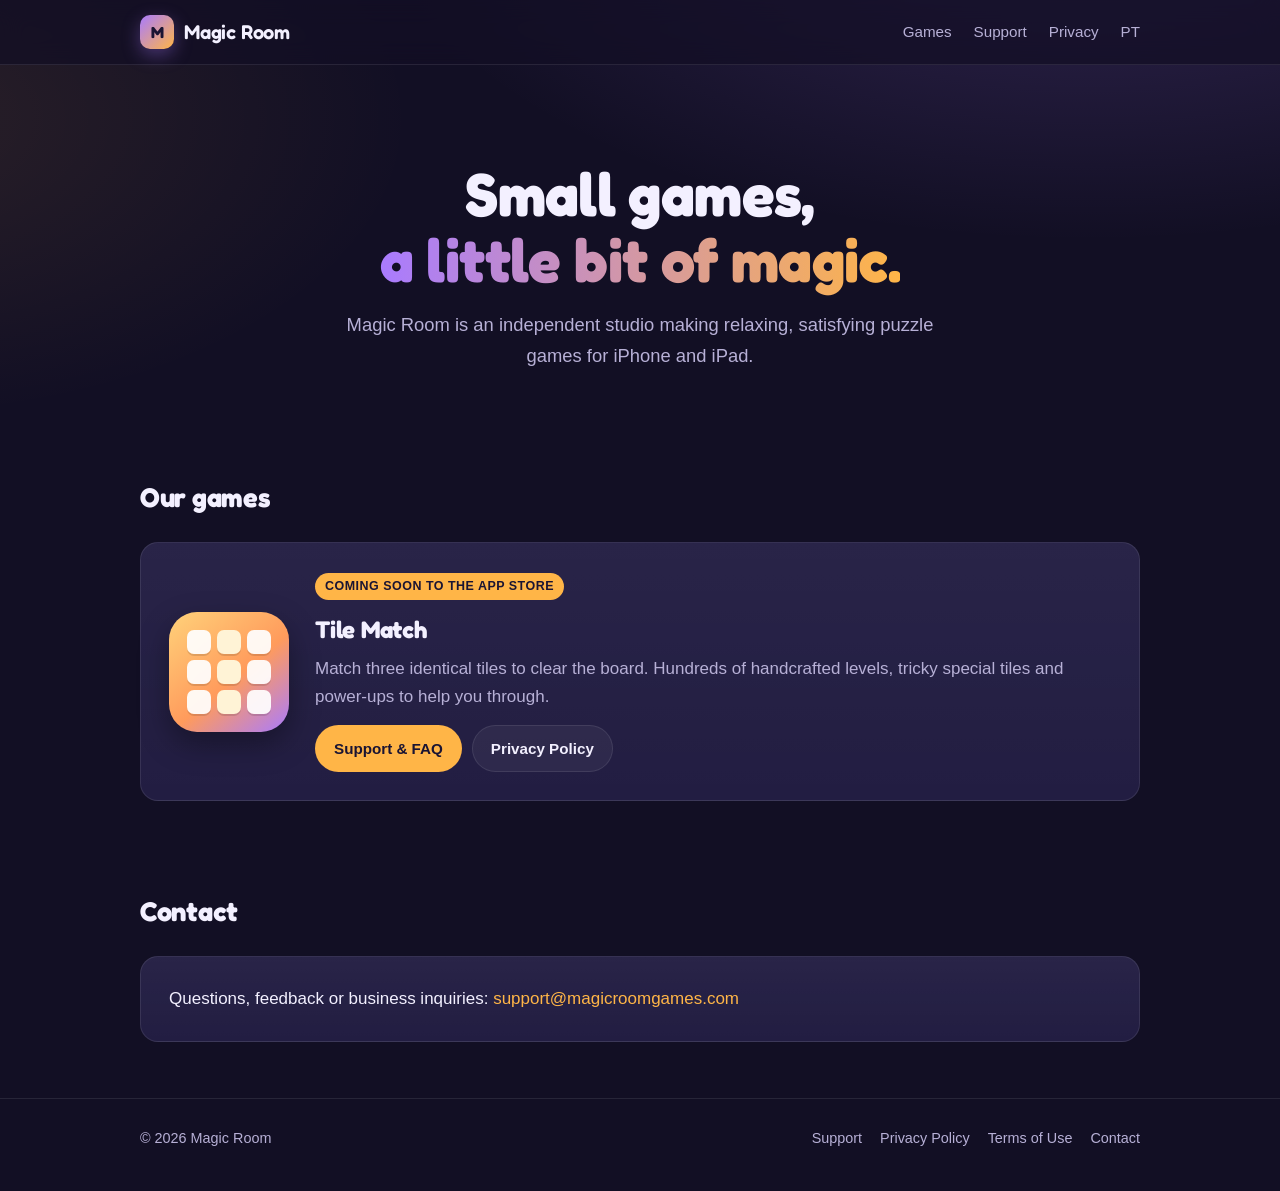
<file: index.html>
<!doctype html>
<html lang="en">
<head>
  <meta charset="utf-8">
  <meta name="viewport" content="width=device-width, initial-scale=1">
  <title>Magic Room — Mobile Games</title>
  <meta name="description" content="Magic Room is an independent studio making relaxing puzzle games for iPhone and iPad.">
  <link rel="alternate" hreflang="en" href="https://magicroomgames.com/">
  <link rel="alternate" hreflang="pt-BR" href="https://magicroomgames.com/pt/">
  <link rel="icon" href="/favicon.svg" type="image/svg+xml">
  <link rel="preconnect" href="https://fonts.googleapis.com">
  <link rel="preconnect" href="https://fonts.gstatic.com" crossorigin>
  <link href="https://fonts.googleapis.com/css2?family=Fredoka:wght@500;600;700&display=swap" rel="stylesheet">
  <link rel="stylesheet" href="/styles.css">
</head>
<body>
  <header class="site">
    <div class="wrap">
      <a class="brand" href="/"><span class="brand-mark">M</span>Magic Room</a>
      <nav class="links">
        <a href="/#games">Games</a>
        <a href="/tile-match/">Support</a>
        <a class="hide-sm" href="/privacy/">Privacy</a>
        <a href="/pt/" hreflang="pt-BR" lang="pt-BR">PT</a>
      </nav>
    </div>
  </header>

  <main>
    <div class="hero">
      <div class="wrap">
        <h1>Small games,<br><span class="glow">a little bit of magic.</span></h1>
        <p>Magic Room is an independent studio making relaxing, satisfying puzzle games for iPhone and iPad.</p>
      </div>
    </div>

    <section id="games">
      <div class="wrap">
        <h2>Our games</h2>
        <div class="card game">
          <div class="game-icon" aria-hidden="true">
            <span></span><span></span><span></span><span></span><span></span><span></span><span></span><span></span><span></span>
          </div>
          <div>
            <span class="badge">Coming soon to the App Store</span>
            <h3>Tile Match</h3>
            <p>Match three identical tiles to clear the board. Hundreds of handcrafted levels, tricky special tiles and power-ups to help you through.</p>
            <div class="btn-row">
              <a class="btn primary" href="/tile-match/">Support &amp; FAQ</a>
              <a class="btn" href="/privacy/">Privacy Policy</a>
            </div>
          </div>
        </div>
      </div>
    </section>

    <section id="contact">
      <div class="wrap">
        <h2>Contact</h2>
        <div class="card">
          <p style="margin:0">Questions, feedback or business inquiries: <a href="mailto:support@magicroomgames.com">support@magicroomgames.com</a></p>
        </div>
      </div>
    </section>
  </main>

  <footer class="site">
    <div class="wrap">
      <span>© 2026 Magic Room</span>
      <nav>
        <a href="/tile-match/">Support</a>
        <a href="/privacy/">Privacy Policy</a>
        <a href="/terms/">Terms of Use</a>
        <a href="mailto:support@magicroomgames.com">Contact</a>
      </nav>
    </div>
  </footer>
</body>
</html>
</file>
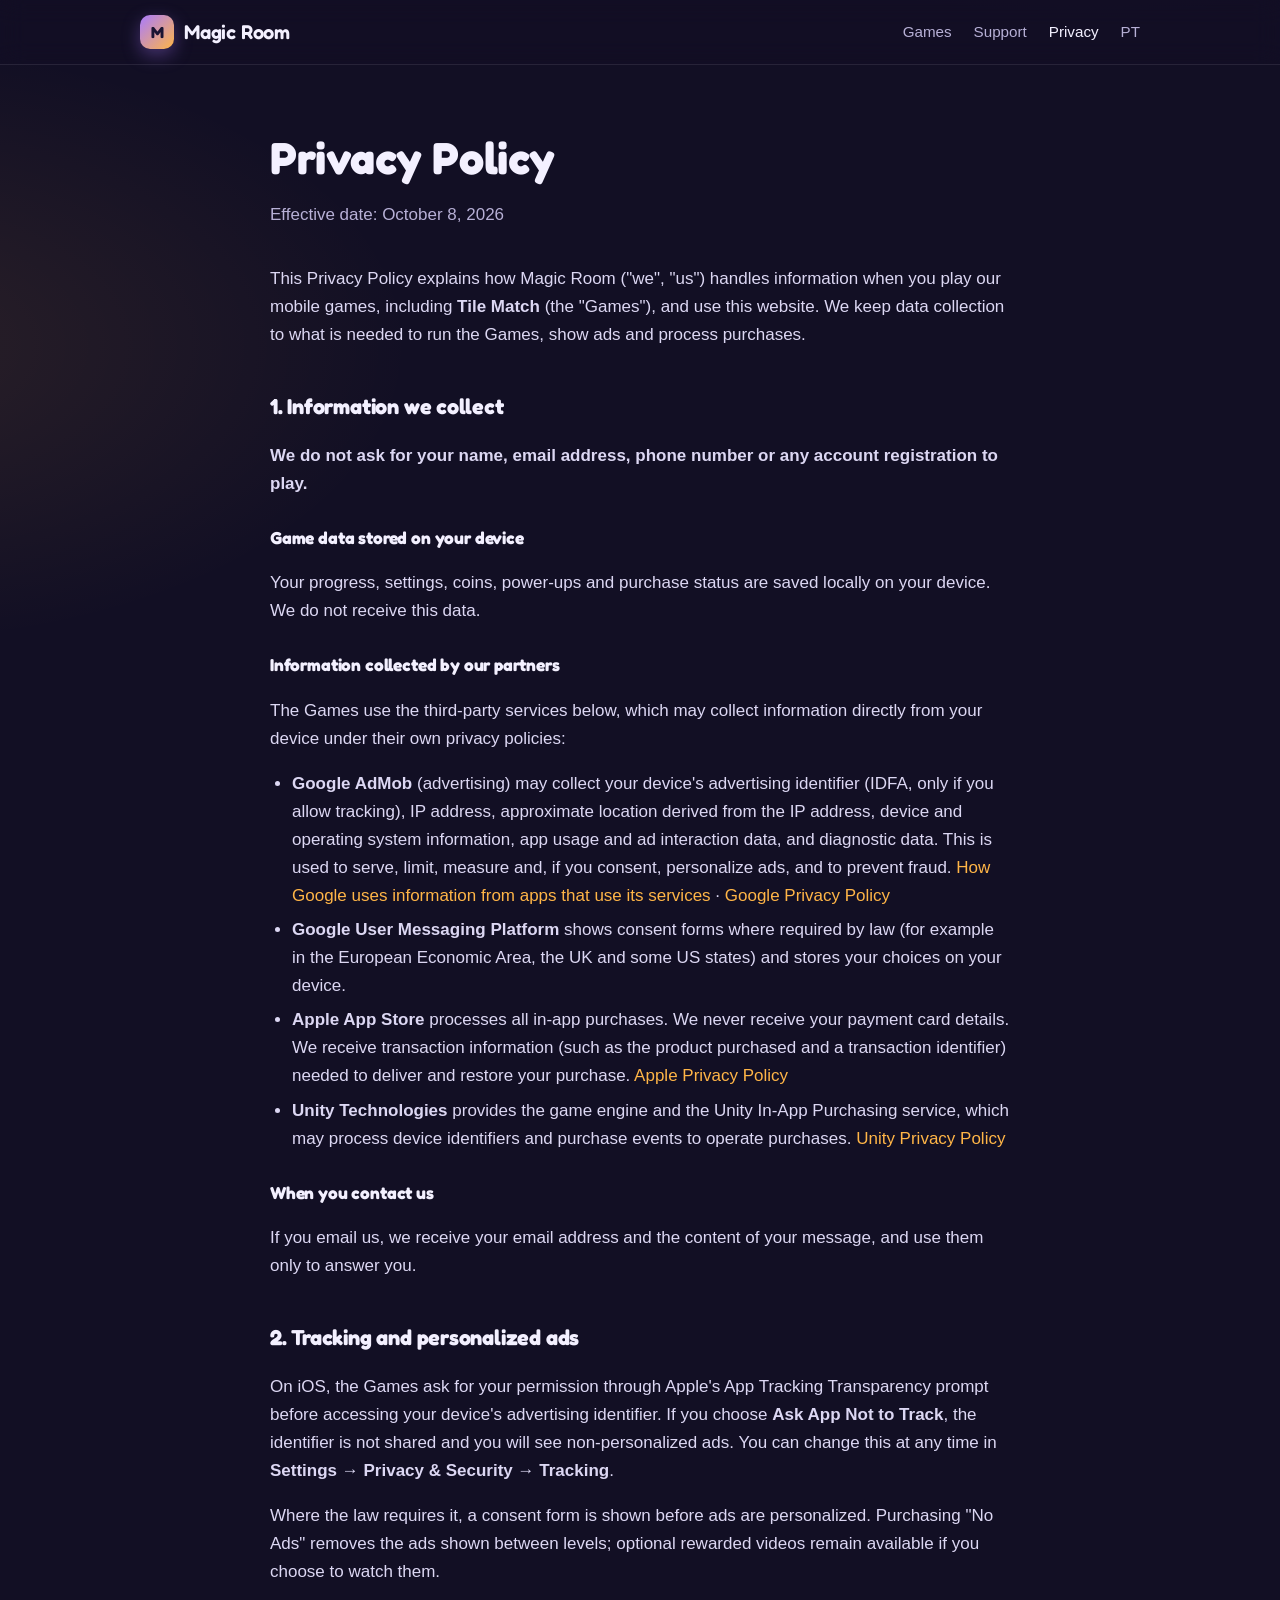
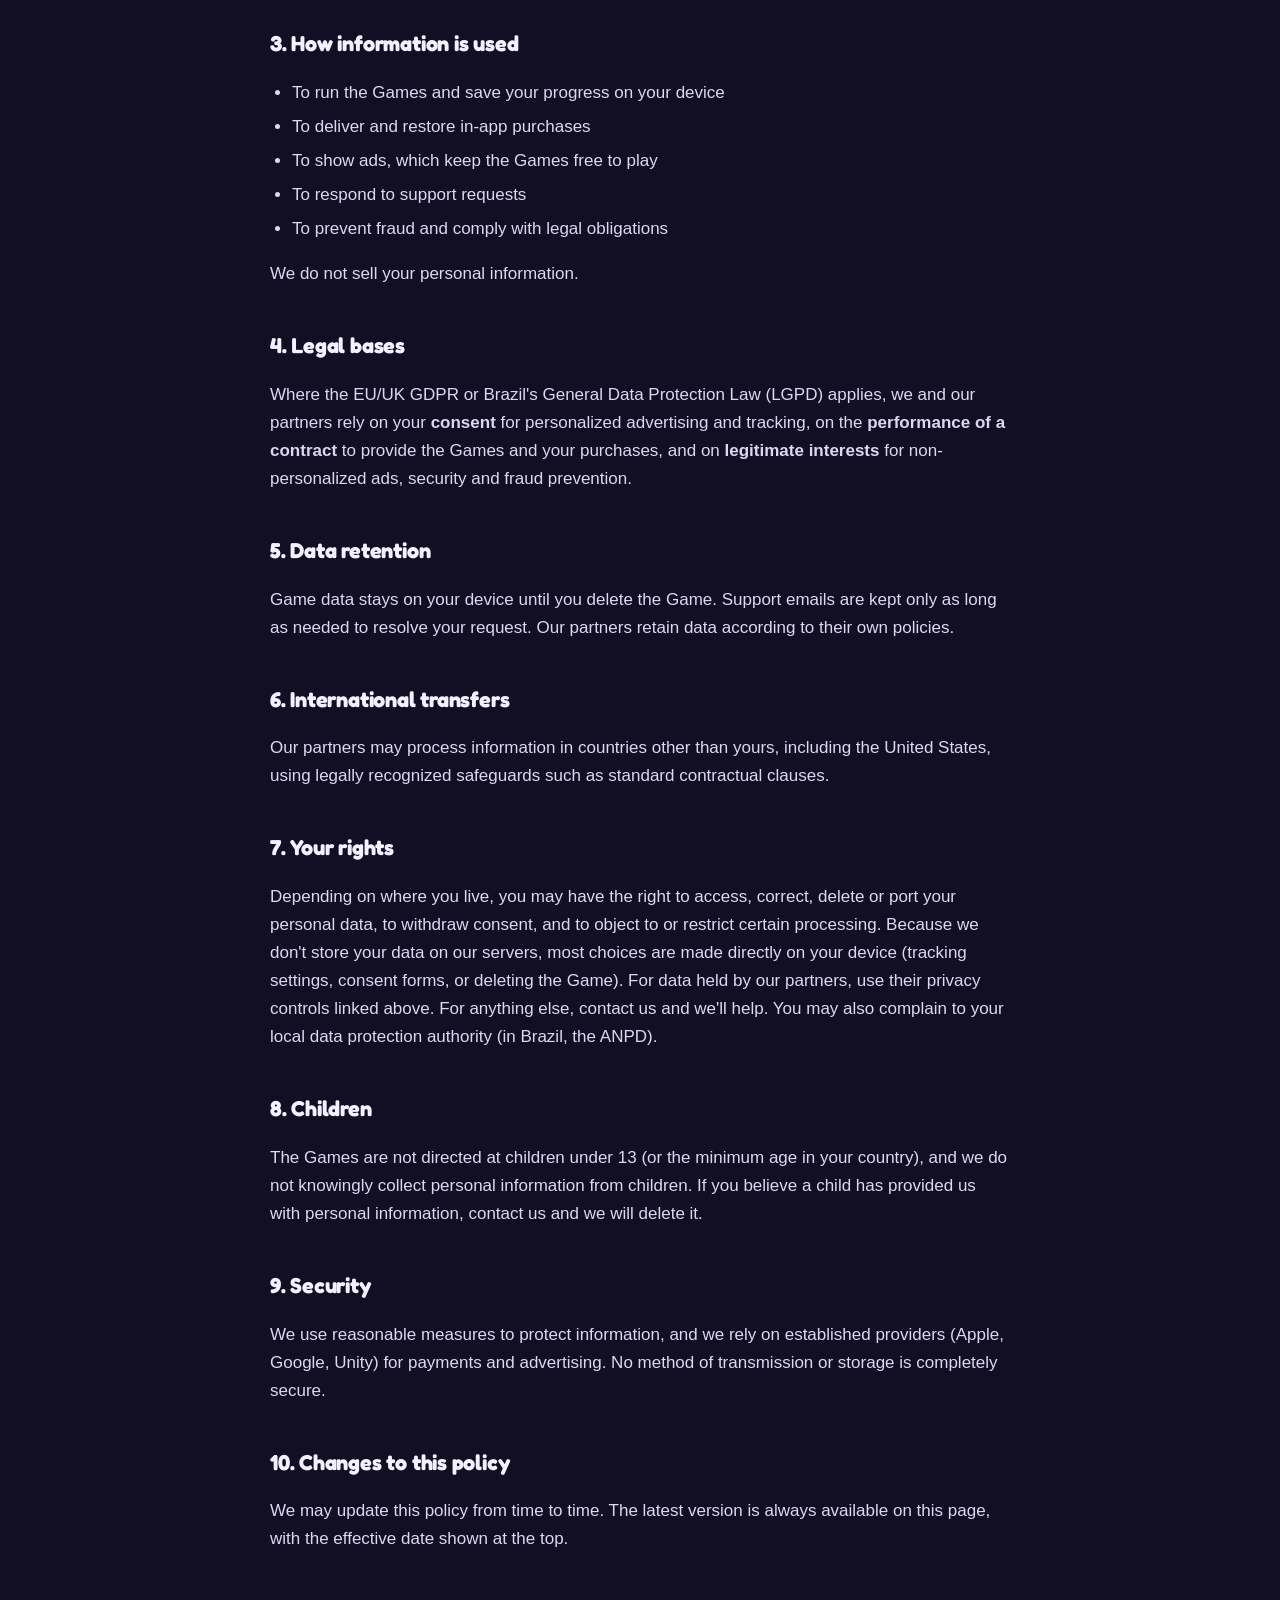
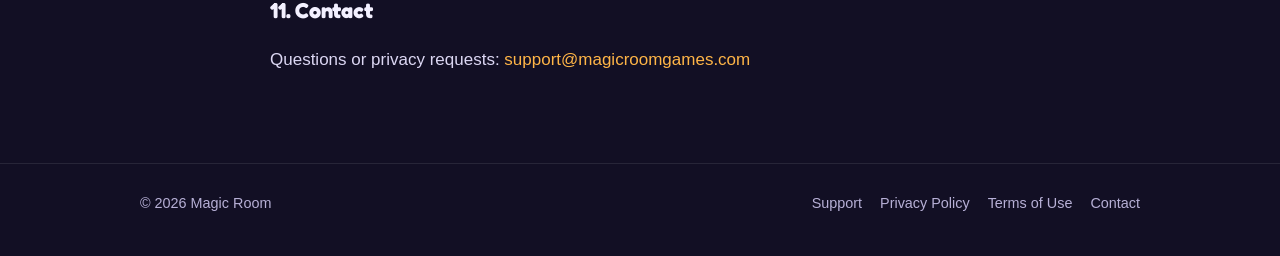
<file: privacy/index.html>
<!doctype html>
<html lang="en">
<head>
  <meta charset="utf-8">
  <meta name="viewport" content="width=device-width, initial-scale=1">
  <title>Privacy Policy — Magic Room</title>
  <meta name="description" content="How Magic Room games handle your information.">
  <link rel="alternate" hreflang="en" href="https://magicroomgames.com/privacy/">
  <link rel="alternate" hreflang="pt-BR" href="https://magicroomgames.com/pt/privacidade/">
  <link rel="icon" href="/favicon.svg" type="image/svg+xml">
  <link rel="preconnect" href="https://fonts.googleapis.com">
  <link rel="preconnect" href="https://fonts.gstatic.com" crossorigin>
  <link href="https://fonts.googleapis.com/css2?family=Fredoka:wght@500;600;700&display=swap" rel="stylesheet">
  <link rel="stylesheet" href="/styles.css">
</head>
<body>
  <header class="site">
    <div class="wrap">
      <a class="brand" href="/"><span class="brand-mark">M</span>Magic Room</a>
      <nav class="links">
        <a href="/#games">Games</a>
        <a href="/tile-match/">Support</a>
        <a class="hide-sm" href="/privacy/" aria-current="page">Privacy</a>
        <a href="/pt/privacidade/" hreflang="pt-BR" lang="pt-BR">PT</a>
      </nav>
    </div>
  </header>

  <main class="doc">
    <div class="wrap">
      <h1>Privacy Policy</h1>
      <p class="meta">Effective date: October 8, 2026</p>

      <p>This Privacy Policy explains how Magic Room ("we", "us") handles information when you play our mobile games, including <strong>Tile Match</strong> (the "Games"), and use this website. We keep data collection to what is needed to run the Games, show ads and process purchases.</p>

      <h2>1. Information we collect</h2>
      <p><strong>We do not ask for your name, email address, phone number or any account registration to play.</strong></p>
      <h3>Game data stored on your device</h3>
      <p>Your progress, settings, coins, power-ups and purchase status are saved locally on your device. We do not receive this data.</p>
      <h3>Information collected by our partners</h3>
      <p>The Games use the third-party services below, which may collect information directly from your device under their own privacy policies:</p>
      <ul>
        <li><strong>Google AdMob</strong> (advertising) may collect your device's advertising identifier (IDFA, only if you allow tracking), IP address, approximate location derived from the IP address, device and operating system information, app usage and ad interaction data, and diagnostic data. This is used to serve, limit, measure and, if you consent, personalize ads, and to prevent fraud. <a href="https://policies.google.com/technologies/partner-sites" rel="noopener">How Google uses information from apps that use its services</a> · <a href="https://policies.google.com/privacy" rel="noopener">Google Privacy Policy</a></li>
        <li><strong>Google User Messaging Platform</strong> shows consent forms where required by law (for example in the European Economic Area, the UK and some US states) and stores your choices on your device.</li>
        <li><strong>Apple App Store</strong> processes all in-app purchases. We never receive your payment card details. We receive transaction information (such as the product purchased and a transaction identifier) needed to deliver and restore your purchase. <a href="https://www.apple.com/legal/privacy/" rel="noopener">Apple Privacy Policy</a></li>
        <li><strong>Unity Technologies</strong> provides the game engine and the Unity In-App Purchasing service, which may process device identifiers and purchase events to operate purchases. <a href="https://unity.com/legal/game-player-and-app-user-privacy-policy" rel="noopener">Unity Privacy Policy</a></li>
      </ul>
      <h3>When you contact us</h3>
      <p>If you email us, we receive your email address and the content of your message, and use them only to answer you.</p>

      <h2>2. Tracking and personalized ads</h2>
      <p>On iOS, the Games ask for your permission through Apple's App Tracking Transparency prompt before accessing your device's advertising identifier. If you choose <strong>Ask App Not to Track</strong>, the identifier is not shared and you will see non-personalized ads. You can change this at any time in <strong>Settings → Privacy &amp; Security → Tracking</strong>.</p>
      <p>Where the law requires it, a consent form is shown before ads are personalized. Purchasing "No Ads" removes the ads shown between levels; optional rewarded videos remain available if you choose to watch them.</p>

      <h2>3. How information is used</h2>
      <ul>
        <li>To run the Games and save your progress on your device</li>
        <li>To deliver and restore in-app purchases</li>
        <li>To show ads, which keep the Games free to play</li>
        <li>To respond to support requests</li>
        <li>To prevent fraud and comply with legal obligations</li>
      </ul>
      <p>We do not sell your personal information.</p>

      <h2>4. Legal bases</h2>
      <p>Where the EU/UK GDPR or Brazil's General Data Protection Law (LGPD) applies, we and our partners rely on your <strong>consent</strong> for personalized advertising and tracking, on the <strong>performance of a contract</strong> to provide the Games and your purchases, and on <strong>legitimate interests</strong> for non-personalized ads, security and fraud prevention.</p>

      <h2>5. Data retention</h2>
      <p>Game data stays on your device until you delete the Game. Support emails are kept only as long as needed to resolve your request. Our partners retain data according to their own policies.</p>

      <h2>6. International transfers</h2>
      <p>Our partners may process information in countries other than yours, including the United States, using legally recognized safeguards such as standard contractual clauses.</p>

      <h2>7. Your rights</h2>
      <p>Depending on where you live, you may have the right to access, correct, delete or port your personal data, to withdraw consent, and to object to or restrict certain processing. Because we don't store your data on our servers, most choices are made directly on your device (tracking settings, consent forms, or deleting the Game). For data held by our partners, use their privacy controls linked above. For anything else, contact us and we'll help. You may also complain to your local data protection authority (in Brazil, the ANPD).</p>

      <h2>8. Children</h2>
      <p>The Games are not directed at children under 13 (or the minimum age in your country), and we do not knowingly collect personal information from children. If you believe a child has provided us with personal information, contact us and we will delete it.</p>

      <h2>9. Security</h2>
      <p>We use reasonable measures to protect information, and we rely on established providers (Apple, Google, Unity) for payments and advertising. No method of transmission or storage is completely secure.</p>

      <h2>10. Changes to this policy</h2>
      <p>We may update this policy from time to time. The latest version is always available on this page, with the effective date shown at the top.</p>

      <h2>11. Contact</h2>
      <p>Questions or privacy requests: <a href="mailto:support@magicroomgames.com?subject=Privacy">support@magicroomgames.com</a></p>
    </div>
  </main>

  <footer class="site">
    <div class="wrap">
      <span>© 2026 Magic Room</span>
      <nav>
        <a href="/tile-match/">Support</a>
        <a href="/privacy/">Privacy Policy</a>
        <a href="/terms/">Terms of Use</a>
        <a href="mailto:support@magicroomgames.com">Contact</a>
      </nav>
    </div>
  </footer>
</body>
</html>
</file>
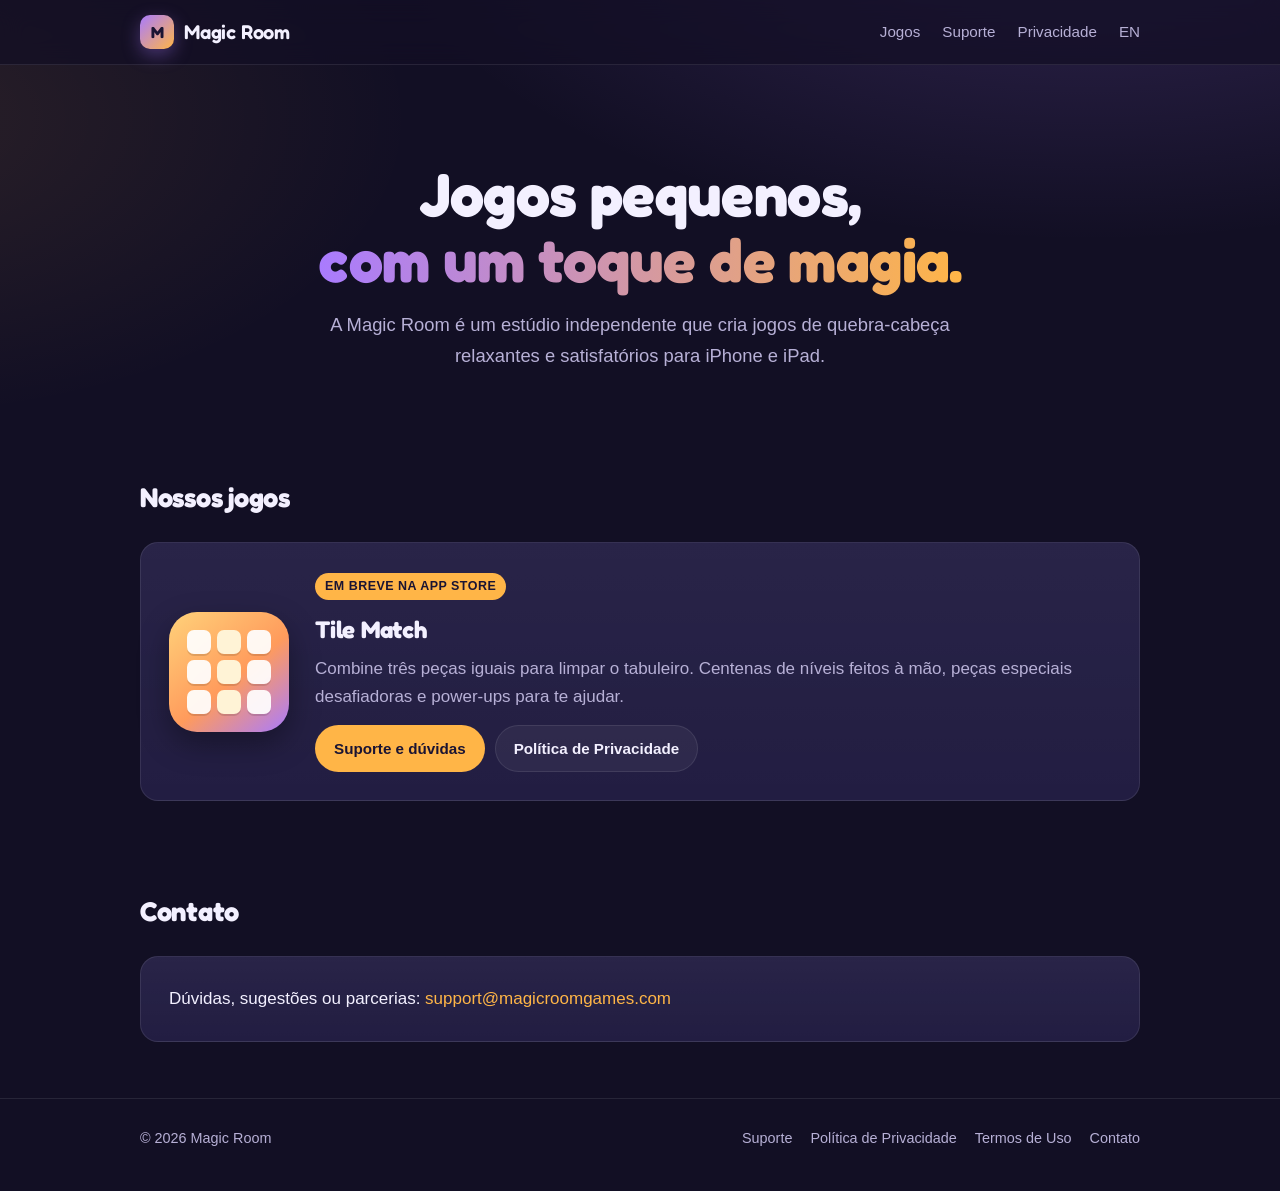
<file: pt/index.html>
<!doctype html>
<html lang="pt-BR">
<head>
  <meta charset="utf-8">
  <meta name="viewport" content="width=device-width, initial-scale=1">
  <title>Magic Room — Jogos para celular</title>
  <meta name="description" content="A Magic Room é um estúdio independente que cria jogos de quebra-cabeça relaxantes para iPhone e iPad.">
  <link rel="alternate" hreflang="en" href="https://magicroomgames.com/">
  <link rel="alternate" hreflang="pt-BR" href="https://magicroomgames.com/pt/">
  <link rel="icon" href="/favicon.svg" type="image/svg+xml">
  <link rel="preconnect" href="https://fonts.googleapis.com">
  <link rel="preconnect" href="https://fonts.gstatic.com" crossorigin>
  <link href="https://fonts.googleapis.com/css2?family=Fredoka:wght@500;600;700&display=swap" rel="stylesheet">
  <link rel="stylesheet" href="/styles.css">
</head>
<body>
  <header class="site">
    <div class="wrap">
      <a class="brand" href="/pt/"><span class="brand-mark">M</span>Magic Room</a>
      <nav class="links">
        <a href="/pt/#jogos">Jogos</a>
        <a href="/pt/tile-match/">Suporte</a>
        <a class="hide-sm" href="/pt/privacidade/">Privacidade</a>
        <a href="/" hreflang="en" lang="en">EN</a>
      </nav>
    </div>
  </header>

  <main>
    <div class="hero">
      <div class="wrap">
        <h1>Jogos pequenos,<br><span class="glow">com um toque de magia.</span></h1>
        <p>A Magic Room é um estúdio independente que cria jogos de quebra-cabeça relaxantes e satisfatórios para iPhone e iPad.</p>
      </div>
    </div>

    <section id="jogos">
      <div class="wrap">
        <h2>Nossos jogos</h2>
        <div class="card game">
          <div class="game-icon" aria-hidden="true">
            <span></span><span></span><span></span><span></span><span></span><span></span><span></span><span></span><span></span>
          </div>
          <div>
            <span class="badge">Em breve na App Store</span>
            <h3>Tile Match</h3>
            <p>Combine três peças iguais para limpar o tabuleiro. Centenas de níveis feitos à mão, peças especiais desafiadoras e power-ups para te ajudar.</p>
            <div class="btn-row">
              <a class="btn primary" href="/pt/tile-match/">Suporte e dúvidas</a>
              <a class="btn" href="/pt/privacidade/">Política de Privacidade</a>
            </div>
          </div>
        </div>
      </div>
    </section>

    <section id="contato">
      <div class="wrap">
        <h2>Contato</h2>
        <div class="card">
          <p style="margin:0">Dúvidas, sugestões ou parcerias: <a href="mailto:support@magicroomgames.com">support@magicroomgames.com</a></p>
        </div>
      </div>
    </section>
  </main>

  <footer class="site">
    <div class="wrap">
      <span>© 2026 Magic Room</span>
      <nav>
        <a href="/pt/tile-match/">Suporte</a>
        <a href="/pt/privacidade/">Política de Privacidade</a>
        <a href="/pt/termos/">Termos de Uso</a>
        <a href="mailto:support@magicroomgames.com">Contato</a>
      </nav>
    </div>
  </footer>
</body>
</html>
</file>
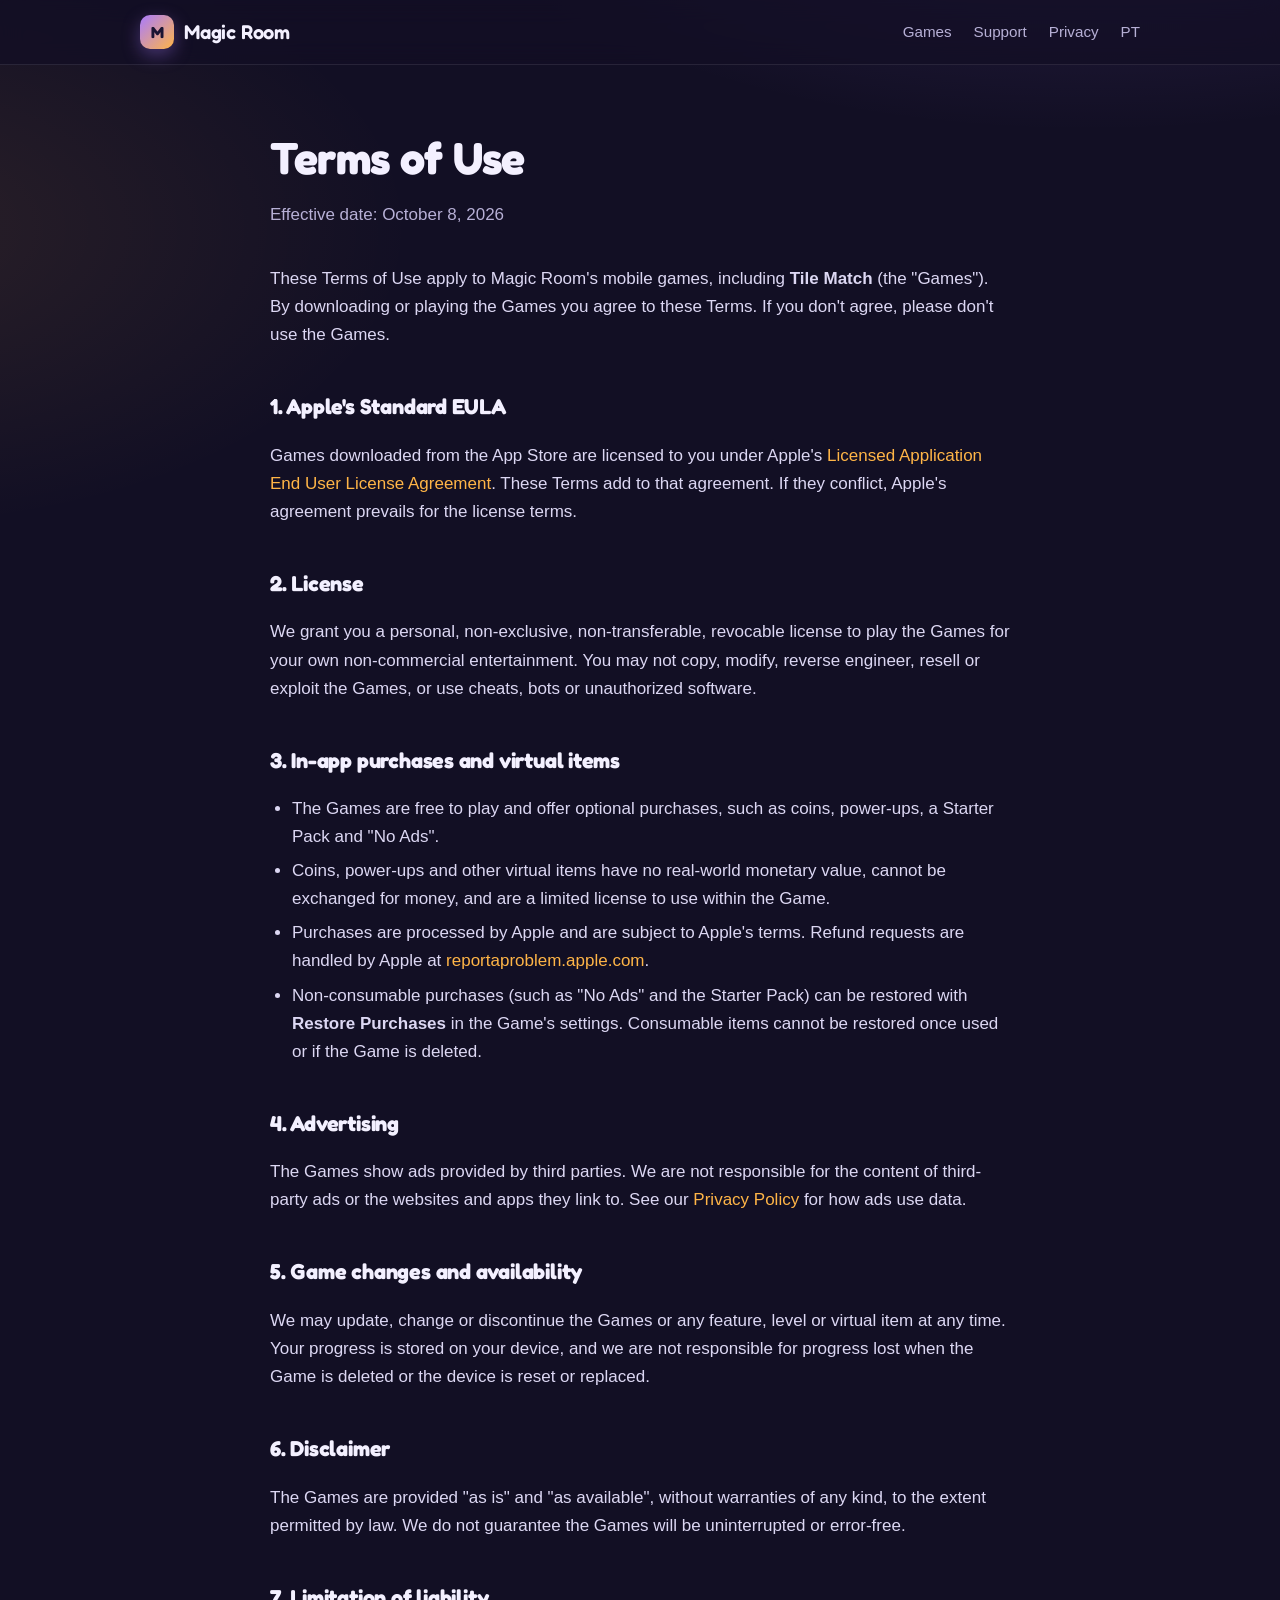
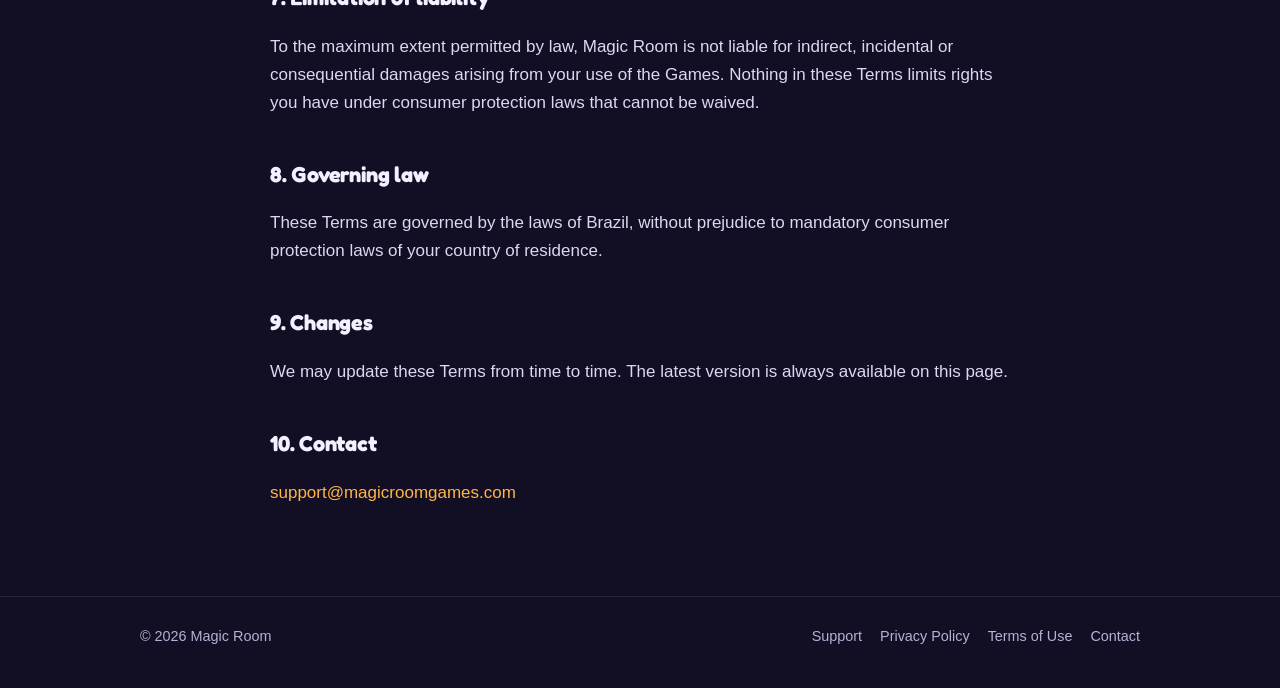
<file: terms/index.html>
<!doctype html>
<html lang="en">
<head>
  <meta charset="utf-8">
  <meta name="viewport" content="width=device-width, initial-scale=1">
  <title>Terms of Use — Magic Room</title>
  <meta name="description" content="Terms of Use for Magic Room games.">
  <link rel="alternate" hreflang="en" href="https://magicroomgames.com/terms/">
  <link rel="alternate" hreflang="pt-BR" href="https://magicroomgames.com/pt/termos/">
  <link rel="icon" href="/favicon.svg" type="image/svg+xml">
  <link rel="preconnect" href="https://fonts.googleapis.com">
  <link rel="preconnect" href="https://fonts.gstatic.com" crossorigin>
  <link href="https://fonts.googleapis.com/css2?family=Fredoka:wght@500;600;700&display=swap" rel="stylesheet">
  <link rel="stylesheet" href="/styles.css">
</head>
<body>
  <header class="site">
    <div class="wrap">
      <a class="brand" href="/"><span class="brand-mark">M</span>Magic Room</a>
      <nav class="links">
        <a href="/#games">Games</a>
        <a href="/tile-match/">Support</a>
        <a class="hide-sm" href="/privacy/">Privacy</a>
        <a href="/pt/termos/" hreflang="pt-BR" lang="pt-BR">PT</a>
      </nav>
    </div>
  </header>

  <main class="doc">
    <div class="wrap">
      <h1>Terms of Use</h1>
      <p class="meta">Effective date: October 8, 2026</p>

      <p>These Terms of Use apply to Magic Room's mobile games, including <strong>Tile Match</strong> (the "Games"). By downloading or playing the Games you agree to these Terms. If you don't agree, please don't use the Games.</p>

      <h2>1. Apple's Standard EULA</h2>
      <p>Games downloaded from the App Store are licensed to you under Apple's <a href="https://www.apple.com/legal/internet-services/itunes/dev/stdeula/" rel="noopener">Licensed Application End User License Agreement</a>. These Terms add to that agreement. If they conflict, Apple's agreement prevails for the license terms.</p>

      <h2>2. License</h2>
      <p>We grant you a personal, non-exclusive, non-transferable, revocable license to play the Games for your own non-commercial entertainment. You may not copy, modify, reverse engineer, resell or exploit the Games, or use cheats, bots or unauthorized software.</p>

      <h2>3. In-app purchases and virtual items</h2>
      <ul>
        <li>The Games are free to play and offer optional purchases, such as coins, power-ups, a Starter Pack and "No Ads".</li>
        <li>Coins, power-ups and other virtual items have no real-world monetary value, cannot be exchanged for money, and are a limited license to use within the Game.</li>
        <li>Purchases are processed by Apple and are subject to Apple's terms. Refund requests are handled by Apple at <a href="https://reportaproblem.apple.com" rel="noopener">reportaproblem.apple.com</a>.</li>
        <li>Non-consumable purchases (such as "No Ads" and the Starter Pack) can be restored with <strong>Restore Purchases</strong> in the Game's settings. Consumable items cannot be restored once used or if the Game is deleted.</li>
      </ul>

      <h2>4. Advertising</h2>
      <p>The Games show ads provided by third parties. We are not responsible for the content of third-party ads or the websites and apps they link to. See our <a href="/privacy/">Privacy Policy</a> for how ads use data.</p>

      <h2>5. Game changes and availability</h2>
      <p>We may update, change or discontinue the Games or any feature, level or virtual item at any time. Your progress is stored on your device, and we are not responsible for progress lost when the Game is deleted or the device is reset or replaced.</p>

      <h2>6. Disclaimer</h2>
      <p>The Games are provided "as is" and "as available", without warranties of any kind, to the extent permitted by law. We do not guarantee the Games will be uninterrupted or error-free.</p>

      <h2>7. Limitation of liability</h2>
      <p>To the maximum extent permitted by law, Magic Room is not liable for indirect, incidental or consequential damages arising from your use of the Games. Nothing in these Terms limits rights you have under consumer protection laws that cannot be waived.</p>

      <h2>8. Governing law</h2>
      <p>These Terms are governed by the laws of Brazil, without prejudice to mandatory consumer protection laws of your country of residence.</p>

      <h2>9. Changes</h2>
      <p>We may update these Terms from time to time. The latest version is always available on this page.</p>

      <h2>10. Contact</h2>
      <p><a href="mailto:support@magicroomgames.com">support@magicroomgames.com</a></p>
    </div>
  </main>

  <footer class="site">
    <div class="wrap">
      <span>© 2026 Magic Room</span>
      <nav>
        <a href="/tile-match/">Support</a>
        <a href="/privacy/">Privacy Policy</a>
        <a href="/terms/">Terms of Use</a>
        <a href="mailto:support@magicroomgames.com">Contact</a>
      </nav>
    </div>
  </footer>
</body>
</html>
</file>
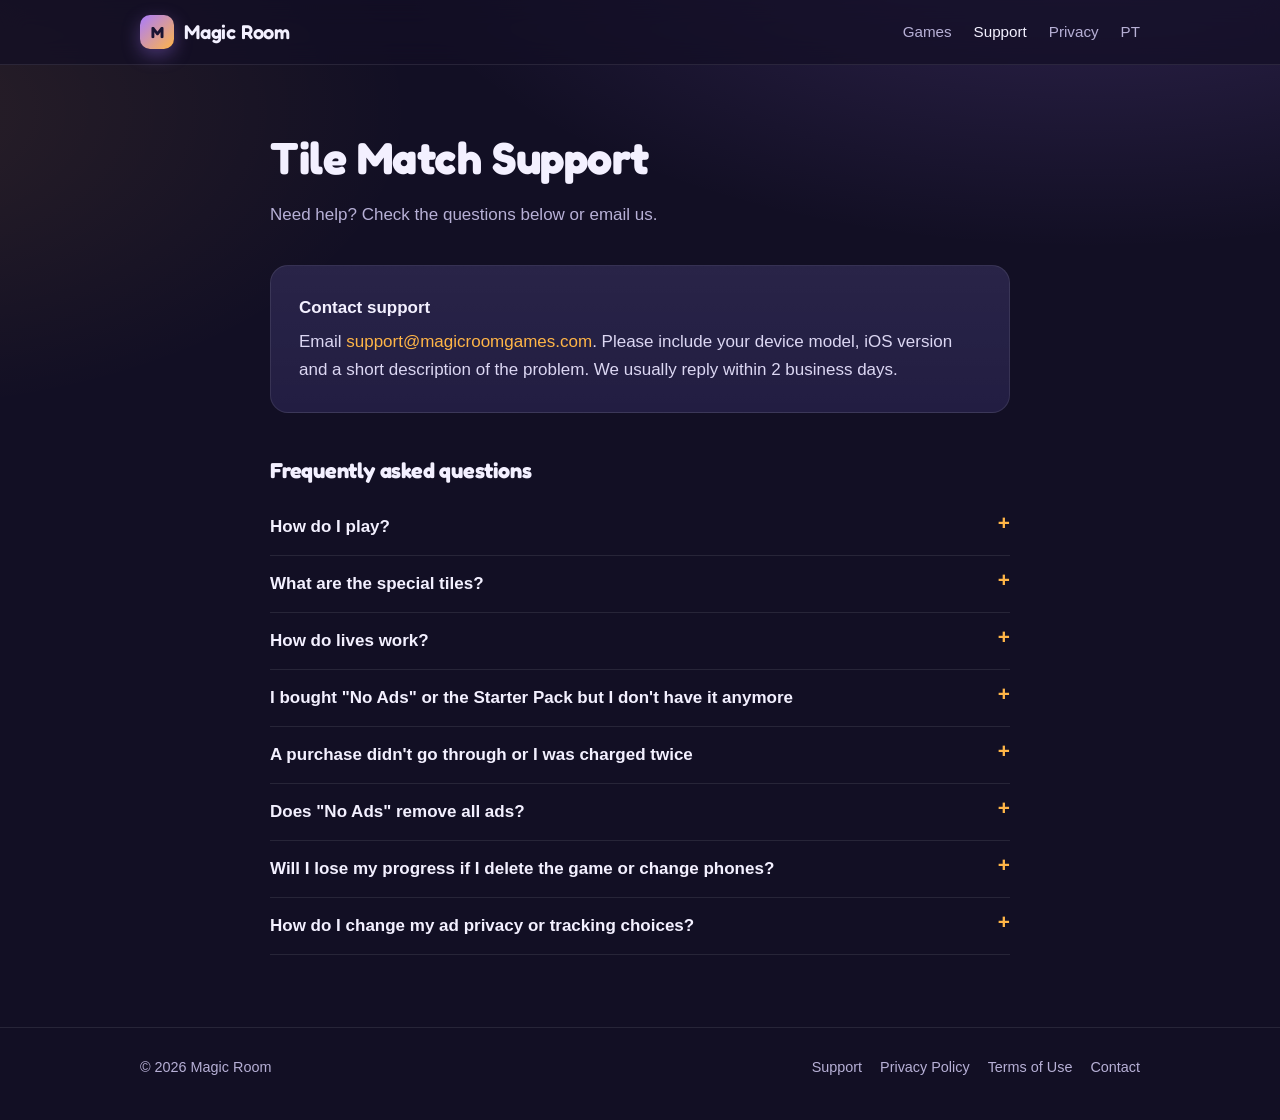
<file: tile-match/index.html>
<!doctype html>
<html lang="en">
<head>
  <meta charset="utf-8">
  <meta name="viewport" content="width=device-width, initial-scale=1">
  <title>Tile Match Support — Magic Room</title>
  <meta name="description" content="Help and frequently asked questions for Tile Match by Magic Room.">
  <link rel="alternate" hreflang="en" href="https://magicroomgames.com/tile-match/">
  <link rel="alternate" hreflang="pt-BR" href="https://magicroomgames.com/pt/tile-match/">
  <link rel="icon" href="/favicon.svg" type="image/svg+xml">
  <link rel="preconnect" href="https://fonts.googleapis.com">
  <link rel="preconnect" href="https://fonts.gstatic.com" crossorigin>
  <link href="https://fonts.googleapis.com/css2?family=Fredoka:wght@500;600;700&display=swap" rel="stylesheet">
  <link rel="stylesheet" href="/styles.css">
</head>
<body>
  <header class="site">
    <div class="wrap">
      <a class="brand" href="/"><span class="brand-mark">M</span>Magic Room</a>
      <nav class="links">
        <a href="/#games">Games</a>
        <a href="/tile-match/" aria-current="page">Support</a>
        <a class="hide-sm" href="/privacy/">Privacy</a>
        <a href="/pt/tile-match/" hreflang="pt-BR" lang="pt-BR">PT</a>
      </nav>
    </div>
  </header>

  <main class="doc">
    <div class="wrap">
      <h1>Tile Match Support</h1>
      <p class="meta">Need help? Check the questions below or email us.</p>

      <div class="card">
        <strong>Contact support</strong>
        <p style="margin:6px 0 0">Email <a href="mailto:support@magicroomgames.com?subject=Tile%20Match%20support">support@magicroomgames.com</a>. Please include your device model, iOS version and a short description of the problem. We usually reply within 2 business days.</p>
      </div>

      <h2>Frequently asked questions</h2>

      <details>
        <summary>How do I play?</summary>
        <p>Tap a tile to move it to the tray at the bottom of the screen. Three identical tiles in the tray are matched and removed. Clear every tile from the board to win. If the tray fills up before you make a match, the level is lost.</p>
      </details>

      <details>
        <summary>What are the special tiles?</summary>
        <p><strong>Unknown</strong> tiles hide their picture until you pick them. <strong>Crates</strong> break after you pick another tile. <strong>Ice</strong> breaks after you pick three other tiles. <strong>Linked</strong> tiles are picked together.</p>
      </details>

      <details>
        <summary>How do lives work?</summary>
        <p>You lose a life when you fail a level. Lives refill automatically over time, up to the maximum.</p>
      </details>

      <details>
        <summary>I bought "No Ads" or the Starter Pack but I don't have it anymore</summary>
        <p>Open <strong>Settings</strong> in the game and tap <strong>Restore Purchases</strong>. Make sure you're signed in with the same Apple Account you used to buy it. Coins and power-up packs are consumable and can't be restored.</p>
      </details>

      <details>
        <summary>A purchase didn't go through or I was charged twice</summary>
        <p>Purchases are processed by Apple. First try <strong>Restore Purchases</strong> in Settings. For refunds, visit <a href="https://reportaproblem.apple.com" rel="noopener">reportaproblem.apple.com</a>. If you still need help, email us with the date of the purchase.</p>
      </details>

      <details>
        <summary>Does "No Ads" remove all ads?</summary>
        <p>"No Ads" removes the ads that show between levels. Optional rewarded videos, which you choose to watch for a bonus, remain available.</p>
      </details>

      <details>
        <summary>Will I lose my progress if I delete the game or change phones?</summary>
        <p>Game progress is saved on your device. Deleting the app or moving to a new device without restoring a device backup will reset your progress. Non-consumable purchases (No Ads, Starter Pack) can be recovered with Restore Purchases.</p>
      </details>

      <details>
        <summary>How do I change my ad privacy or tracking choices?</summary>
        <p>You can allow or deny tracking at any time in <strong>iPhone Settings → Privacy &amp; Security → Tracking</strong>. See our <a href="/privacy/">Privacy Policy</a> for details about ads and data.</p>
      </details>
    </div>
  </main>

  <footer class="site">
    <div class="wrap">
      <span>© 2026 Magic Room</span>
      <nav>
        <a href="/tile-match/">Support</a>
        <a href="/privacy/">Privacy Policy</a>
        <a href="/terms/">Terms of Use</a>
        <a href="mailto:support@magicroomgames.com">Contact</a>
      </nav>
    </div>
  </footer>
</body>
</html>
</file>
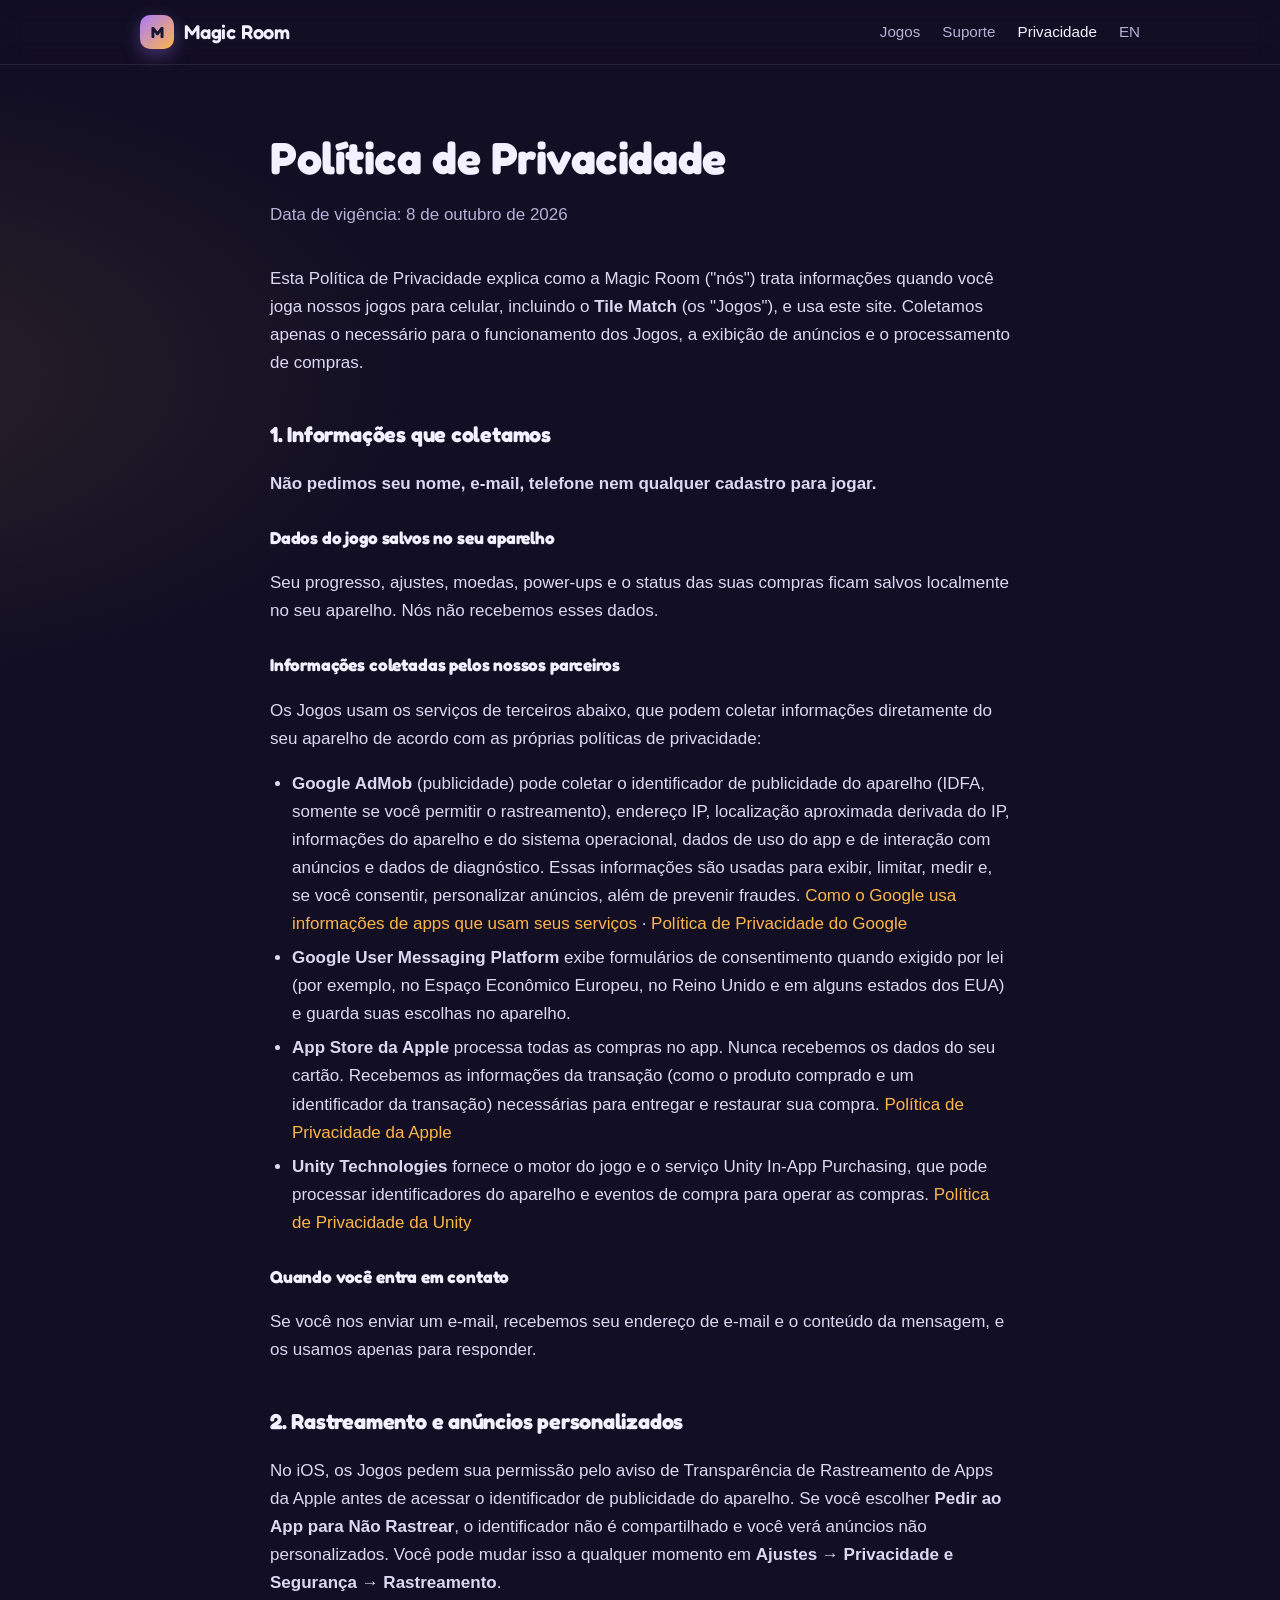
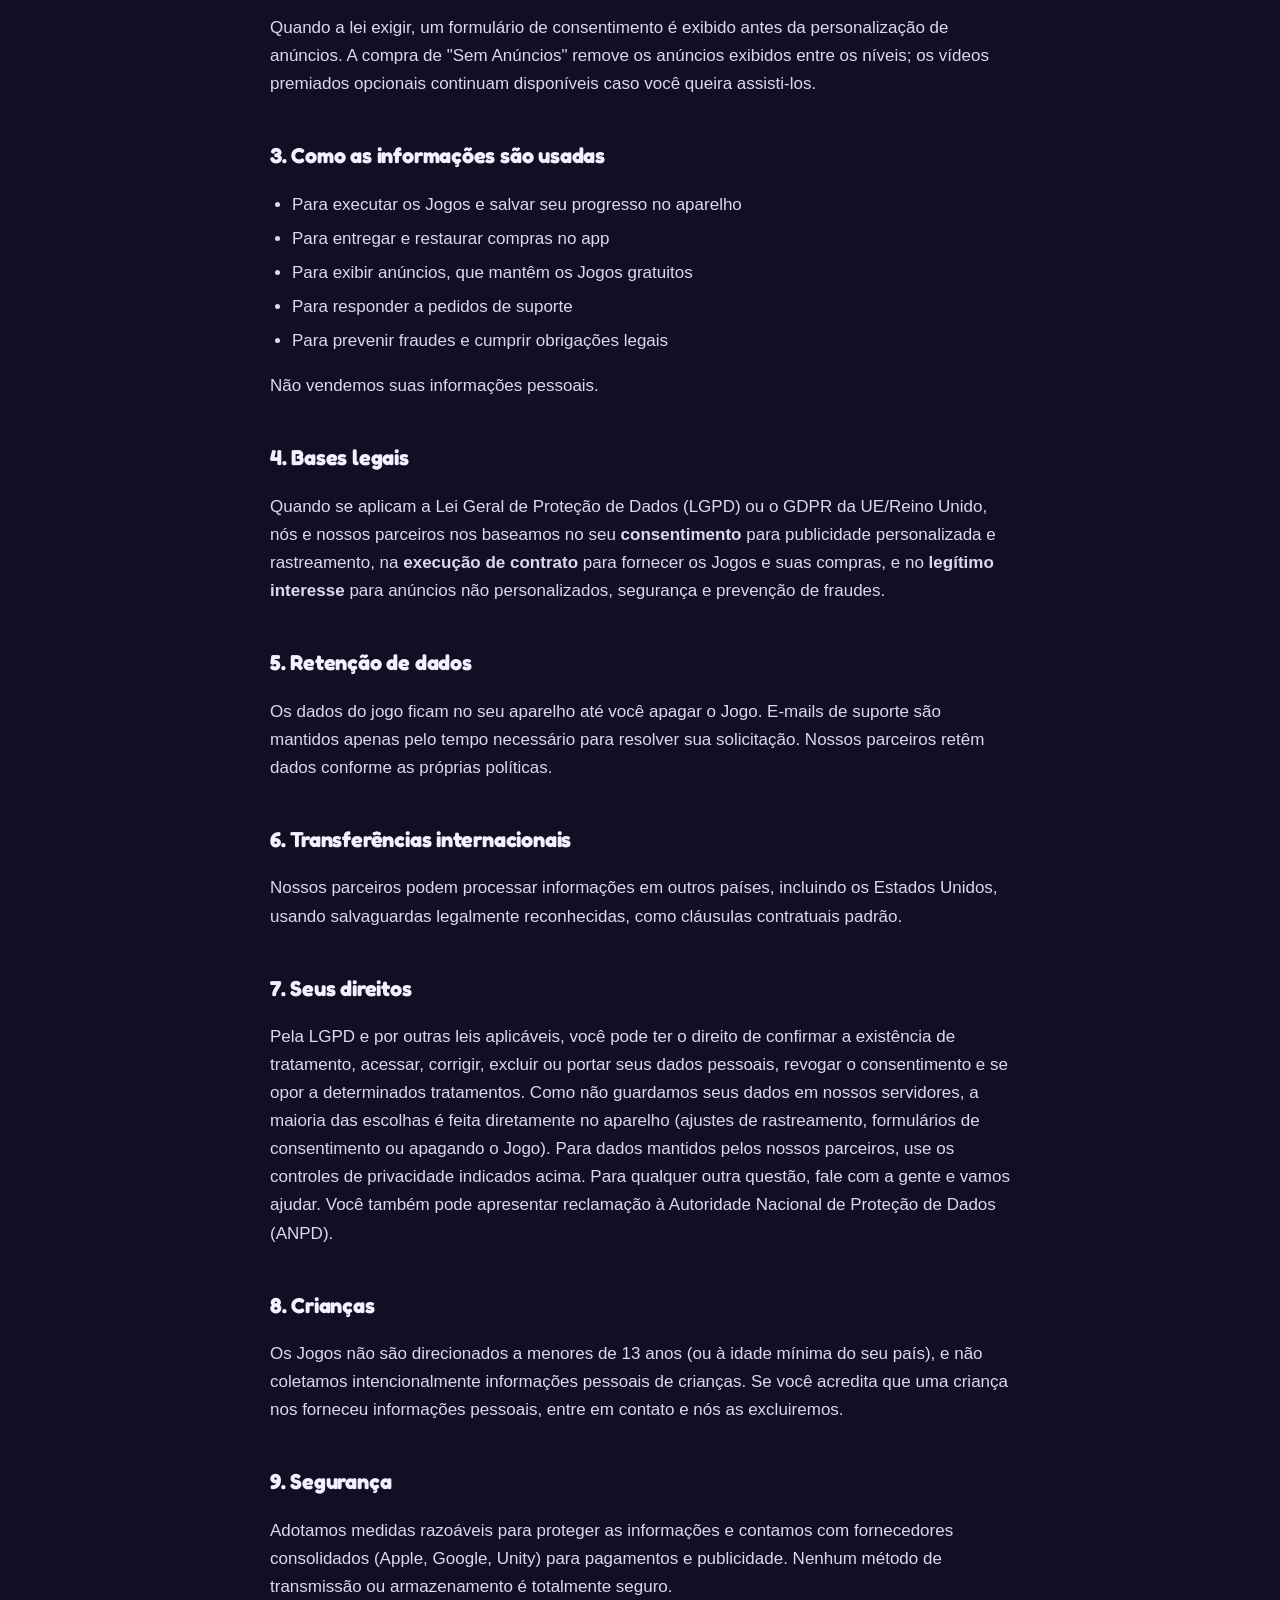
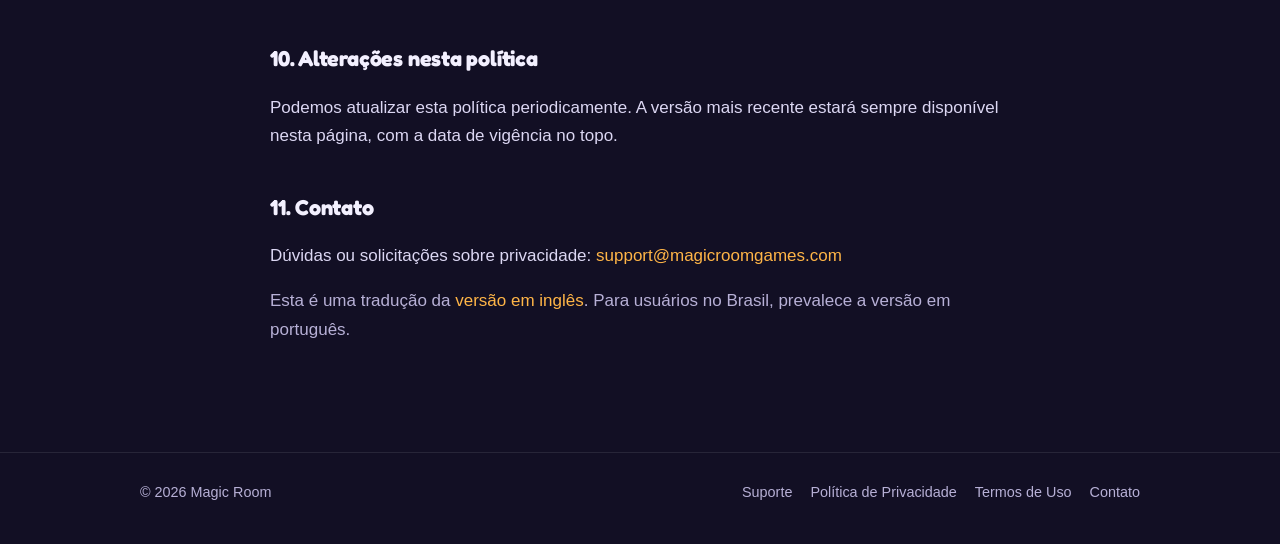
<file: pt/privacidade/index.html>
<!doctype html>
<html lang="pt-BR">
<head>
  <meta charset="utf-8">
  <meta name="viewport" content="width=device-width, initial-scale=1">
  <title>Política de Privacidade — Magic Room</title>
  <meta name="description" content="Como os jogos da Magic Room tratam suas informações.">
  <link rel="alternate" hreflang="en" href="https://magicroomgames.com/privacy/">
  <link rel="alternate" hreflang="pt-BR" href="https://magicroomgames.com/pt/privacidade/">
  <link rel="icon" href="/favicon.svg" type="image/svg+xml">
  <link rel="preconnect" href="https://fonts.googleapis.com">
  <link rel="preconnect" href="https://fonts.gstatic.com" crossorigin>
  <link href="https://fonts.googleapis.com/css2?family=Fredoka:wght@500;600;700&display=swap" rel="stylesheet">
  <link rel="stylesheet" href="/styles.css">
</head>
<body>
  <header class="site">
    <div class="wrap">
      <a class="brand" href="/pt/"><span class="brand-mark">M</span>Magic Room</a>
      <nav class="links">
        <a href="/pt/#jogos">Jogos</a>
        <a href="/pt/tile-match/">Suporte</a>
        <a class="hide-sm" href="/pt/privacidade/" aria-current="page">Privacidade</a>
        <a href="/privacy/" hreflang="en" lang="en">EN</a>
      </nav>
    </div>
  </header>

  <main class="doc">
    <div class="wrap">
      <h1>Política de Privacidade</h1>
      <p class="meta">Data de vigência: 8 de outubro de 2026</p>

      <p>Esta Política de Privacidade explica como a Magic Room ("nós") trata informações quando você joga nossos jogos para celular, incluindo o <strong>Tile Match</strong> (os "Jogos"), e usa este site. Coletamos apenas o necessário para o funcionamento dos Jogos, a exibição de anúncios e o processamento de compras.</p>

      <h2>1. Informações que coletamos</h2>
      <p><strong>Não pedimos seu nome, e-mail, telefone nem qualquer cadastro para jogar.</strong></p>
      <h3>Dados do jogo salvos no seu aparelho</h3>
      <p>Seu progresso, ajustes, moedas, power-ups e o status das suas compras ficam salvos localmente no seu aparelho. Nós não recebemos esses dados.</p>
      <h3>Informações coletadas pelos nossos parceiros</h3>
      <p>Os Jogos usam os serviços de terceiros abaixo, que podem coletar informações diretamente do seu aparelho de acordo com as próprias políticas de privacidade:</p>
      <ul>
        <li><strong>Google AdMob</strong> (publicidade) pode coletar o identificador de publicidade do aparelho (IDFA, somente se você permitir o rastreamento), endereço IP, localização aproximada derivada do IP, informações do aparelho e do sistema operacional, dados de uso do app e de interação com anúncios e dados de diagnóstico. Essas informações são usadas para exibir, limitar, medir e, se você consentir, personalizar anúncios, além de prevenir fraudes. <a href="https://policies.google.com/technologies/partner-sites?hl=pt-BR" rel="noopener">Como o Google usa informações de apps que usam seus serviços</a> · <a href="https://policies.google.com/privacy?hl=pt-BR" rel="noopener">Política de Privacidade do Google</a></li>
        <li><strong>Google User Messaging Platform</strong> exibe formulários de consentimento quando exigido por lei (por exemplo, no Espaço Econômico Europeu, no Reino Unido e em alguns estados dos EUA) e guarda suas escolhas no aparelho.</li>
        <li><strong>App Store da Apple</strong> processa todas as compras no app. Nunca recebemos os dados do seu cartão. Recebemos as informações da transação (como o produto comprado e um identificador da transação) necessárias para entregar e restaurar sua compra. <a href="https://www.apple.com/br/legal/privacy/" rel="noopener">Política de Privacidade da Apple</a></li>
        <li><strong>Unity Technologies</strong> fornece o motor do jogo e o serviço Unity In-App Purchasing, que pode processar identificadores do aparelho e eventos de compra para operar as compras. <a href="https://unity.com/legal/game-player-and-app-user-privacy-policy" rel="noopener">Política de Privacidade da Unity</a></li>
      </ul>
      <h3>Quando você entra em contato</h3>
      <p>Se você nos enviar um e-mail, recebemos seu endereço de e-mail e o conteúdo da mensagem, e os usamos apenas para responder.</p>

      <h2>2. Rastreamento e anúncios personalizados</h2>
      <p>No iOS, os Jogos pedem sua permissão pelo aviso de Transparência de Rastreamento de Apps da Apple antes de acessar o identificador de publicidade do aparelho. Se você escolher <strong>Pedir ao App para Não Rastrear</strong>, o identificador não é compartilhado e você verá anúncios não personalizados. Você pode mudar isso a qualquer momento em <strong>Ajustes → Privacidade e Segurança → Rastreamento</strong>.</p>
      <p>Quando a lei exigir, um formulário de consentimento é exibido antes da personalização de anúncios. A compra de "Sem Anúncios" remove os anúncios exibidos entre os níveis; os vídeos premiados opcionais continuam disponíveis caso você queira assisti-los.</p>

      <h2>3. Como as informações são usadas</h2>
      <ul>
        <li>Para executar os Jogos e salvar seu progresso no aparelho</li>
        <li>Para entregar e restaurar compras no app</li>
        <li>Para exibir anúncios, que mantêm os Jogos gratuitos</li>
        <li>Para responder a pedidos de suporte</li>
        <li>Para prevenir fraudes e cumprir obrigações legais</li>
      </ul>
      <p>Não vendemos suas informações pessoais.</p>

      <h2>4. Bases legais</h2>
      <p>Quando se aplicam a Lei Geral de Proteção de Dados (LGPD) ou o GDPR da UE/Reino Unido, nós e nossos parceiros nos baseamos no seu <strong>consentimento</strong> para publicidade personalizada e rastreamento, na <strong>execução de contrato</strong> para fornecer os Jogos e suas compras, e no <strong>legítimo interesse</strong> para anúncios não personalizados, segurança e prevenção de fraudes.</p>

      <h2>5. Retenção de dados</h2>
      <p>Os dados do jogo ficam no seu aparelho até você apagar o Jogo. E-mails de suporte são mantidos apenas pelo tempo necessário para resolver sua solicitação. Nossos parceiros retêm dados conforme as próprias políticas.</p>

      <h2>6. Transferências internacionais</h2>
      <p>Nossos parceiros podem processar informações em outros países, incluindo os Estados Unidos, usando salvaguardas legalmente reconhecidas, como cláusulas contratuais padrão.</p>

      <h2>7. Seus direitos</h2>
      <p>Pela LGPD e por outras leis aplicáveis, você pode ter o direito de confirmar a existência de tratamento, acessar, corrigir, excluir ou portar seus dados pessoais, revogar o consentimento e se opor a determinados tratamentos. Como não guardamos seus dados em nossos servidores, a maioria das escolhas é feita diretamente no aparelho (ajustes de rastreamento, formulários de consentimento ou apagando o Jogo). Para dados mantidos pelos nossos parceiros, use os controles de privacidade indicados acima. Para qualquer outra questão, fale com a gente e vamos ajudar. Você também pode apresentar reclamação à Autoridade Nacional de Proteção de Dados (ANPD).</p>

      <h2>8. Crianças</h2>
      <p>Os Jogos não são direcionados a menores de 13 anos (ou à idade mínima do seu país), e não coletamos intencionalmente informações pessoais de crianças. Se você acredita que uma criança nos forneceu informações pessoais, entre em contato e nós as excluiremos.</p>

      <h2>9. Segurança</h2>
      <p>Adotamos medidas razoáveis para proteger as informações e contamos com fornecedores consolidados (Apple, Google, Unity) para pagamentos e publicidade. Nenhum método de transmissão ou armazenamento é totalmente seguro.</p>

      <h2>10. Alterações nesta política</h2>
      <p>Podemos atualizar esta política periodicamente. A versão mais recente estará sempre disponível nesta página, com a data de vigência no topo.</p>

      <h2>11. Contato</h2>
      <p>Dúvidas ou solicitações sobre privacidade: <a href="mailto:support@magicroomgames.com?subject=Privacidade">support@magicroomgames.com</a></p>
      <p class="meta">Esta é uma tradução da <a href="/privacy/" hreflang="en">versão em inglês</a>. Para usuários no Brasil, prevalece a versão em português.</p>
    </div>
  </main>

  <footer class="site">
    <div class="wrap">
      <span>© 2026 Magic Room</span>
      <nav>
        <a href="/pt/tile-match/">Suporte</a>
        <a href="/pt/privacidade/">Política de Privacidade</a>
        <a href="/pt/termos/">Termos de Uso</a>
        <a href="mailto:support@magicroomgames.com">Contato</a>
      </nav>
    </div>
  </footer>
</body>
</html>
</file>
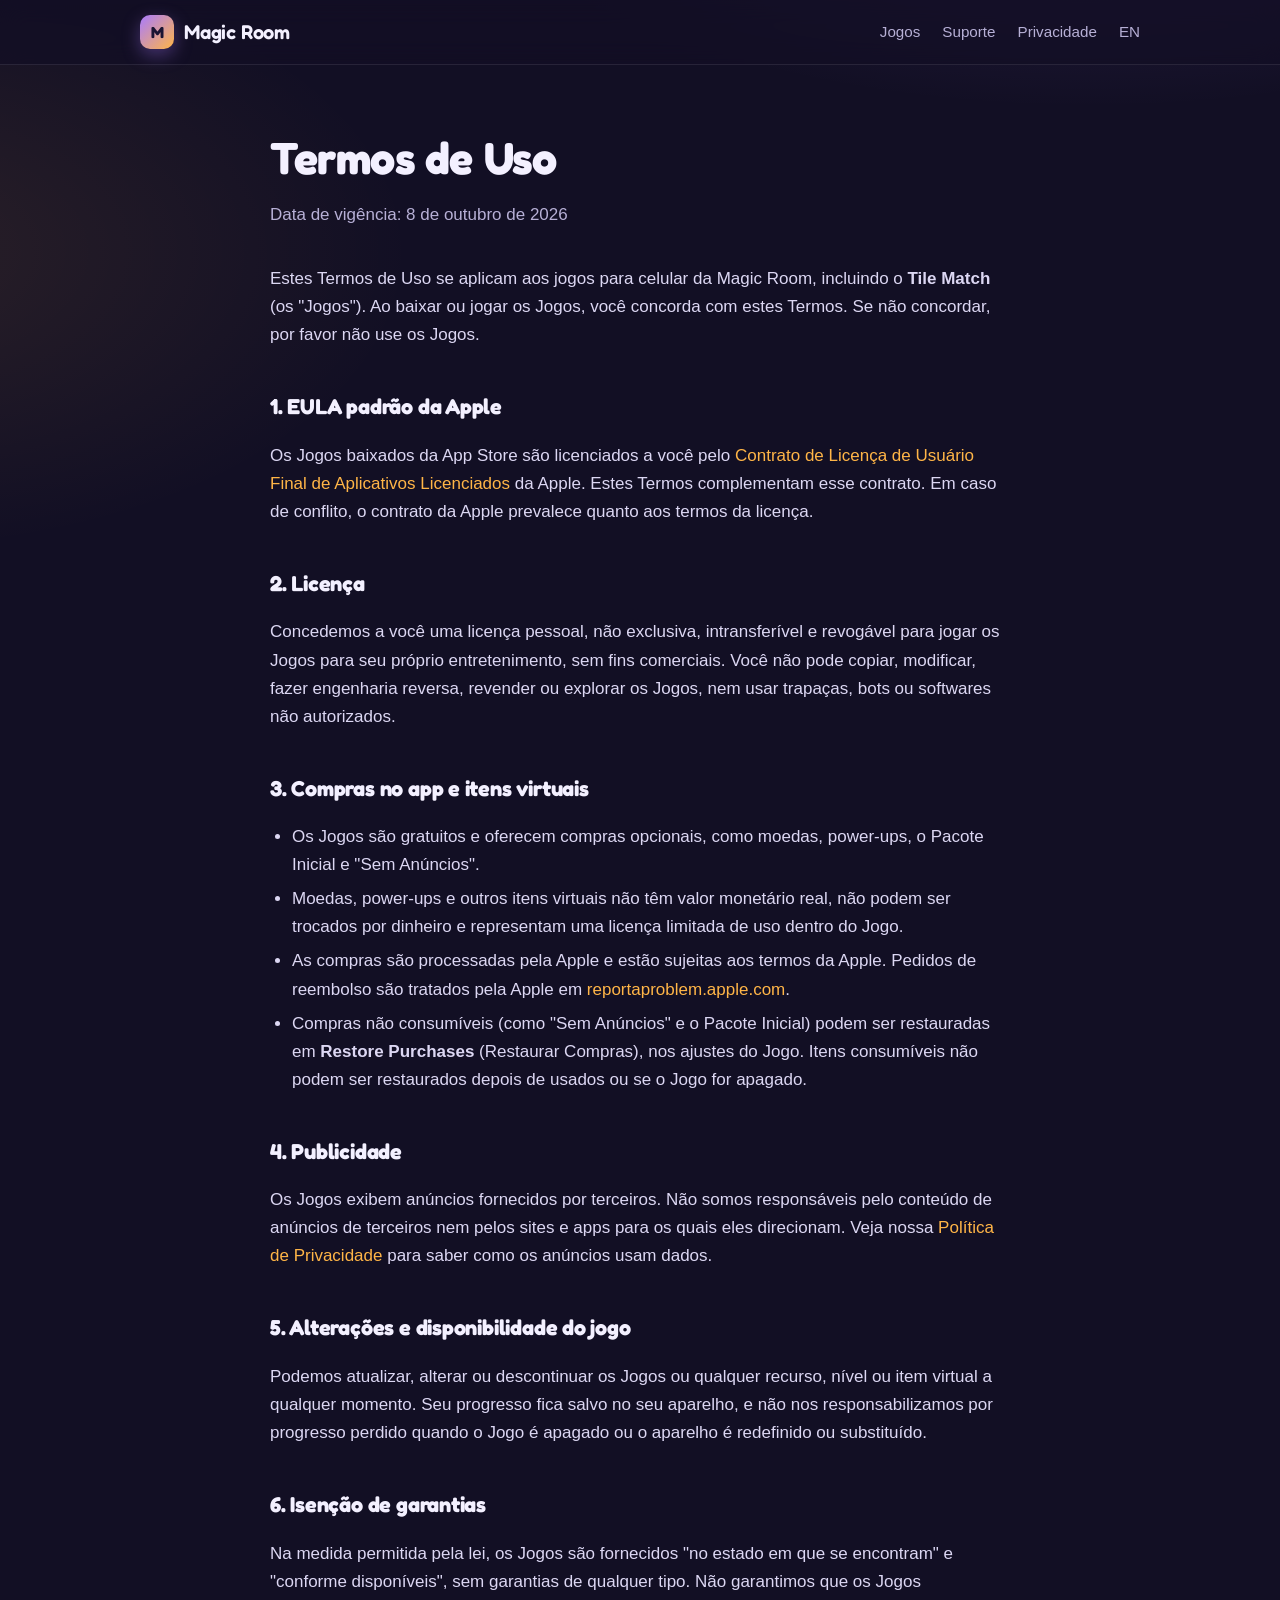
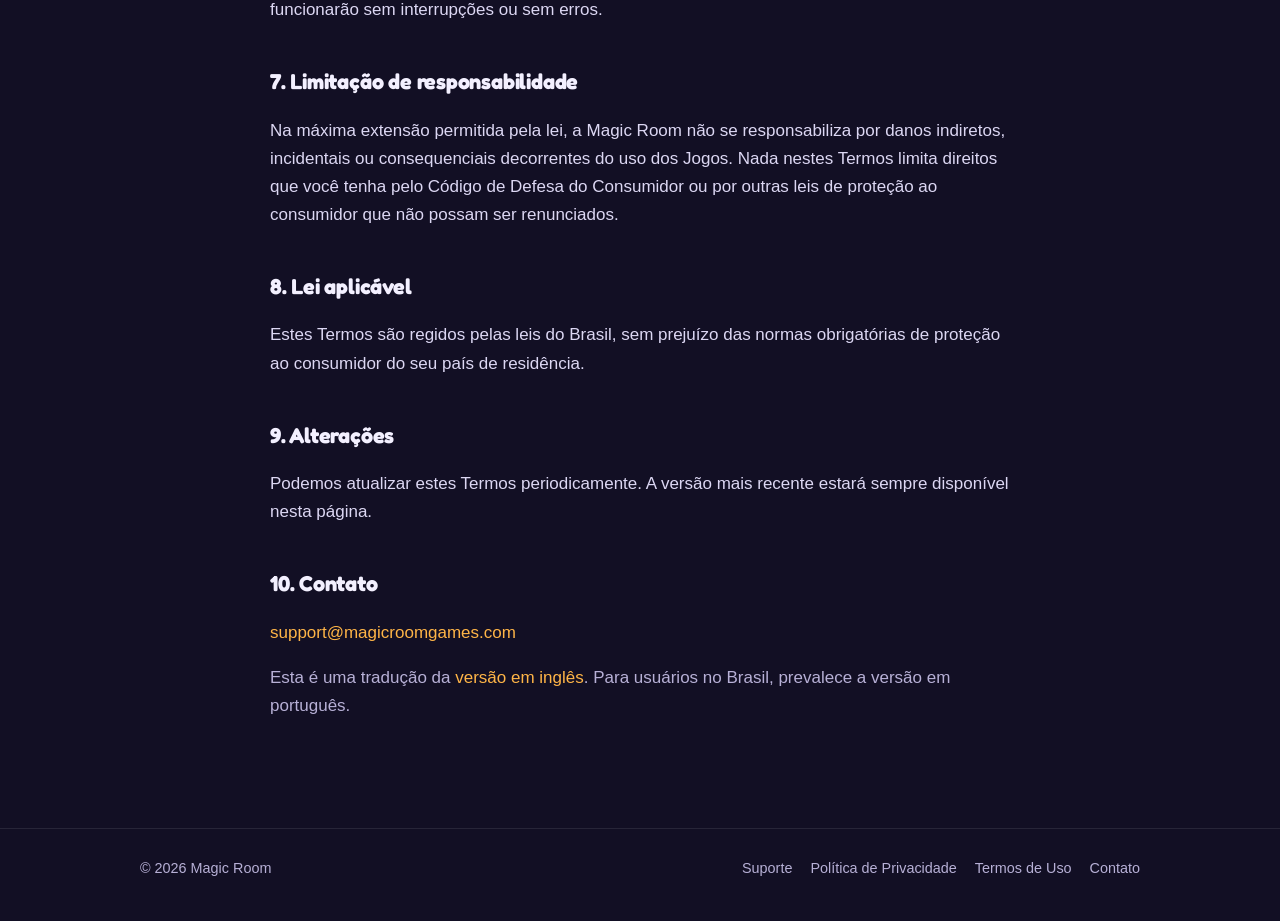
<file: pt/termos/index.html>
<!doctype html>
<html lang="pt-BR">
<head>
  <meta charset="utf-8">
  <meta name="viewport" content="width=device-width, initial-scale=1">
  <title>Termos de Uso — Magic Room</title>
  <meta name="description" content="Termos de Uso dos jogos da Magic Room.">
  <link rel="alternate" hreflang="en" href="https://magicroomgames.com/terms/">
  <link rel="alternate" hreflang="pt-BR" href="https://magicroomgames.com/pt/termos/">
  <link rel="icon" href="/favicon.svg" type="image/svg+xml">
  <link rel="preconnect" href="https://fonts.googleapis.com">
  <link rel="preconnect" href="https://fonts.gstatic.com" crossorigin>
  <link href="https://fonts.googleapis.com/css2?family=Fredoka:wght@500;600;700&display=swap" rel="stylesheet">
  <link rel="stylesheet" href="/styles.css">
</head>
<body>
  <header class="site">
    <div class="wrap">
      <a class="brand" href="/pt/"><span class="brand-mark">M</span>Magic Room</a>
      <nav class="links">
        <a href="/pt/#jogos">Jogos</a>
        <a href="/pt/tile-match/">Suporte</a>
        <a class="hide-sm" href="/pt/privacidade/">Privacidade</a>
        <a href="/terms/" hreflang="en" lang="en">EN</a>
      </nav>
    </div>
  </header>

  <main class="doc">
    <div class="wrap">
      <h1>Termos de Uso</h1>
      <p class="meta">Data de vigência: 8 de outubro de 2026</p>

      <p>Estes Termos de Uso se aplicam aos jogos para celular da Magic Room, incluindo o <strong>Tile Match</strong> (os "Jogos"). Ao baixar ou jogar os Jogos, você concorda com estes Termos. Se não concordar, por favor não use os Jogos.</p>

      <h2>1. EULA padrão da Apple</h2>
      <p>Os Jogos baixados da App Store são licenciados a você pelo <a href="https://www.apple.com/legal/internet-services/itunes/dev/stdeula/" rel="noopener">Contrato de Licença de Usuário Final de Aplicativos Licenciados</a> da Apple. Estes Termos complementam esse contrato. Em caso de conflito, o contrato da Apple prevalece quanto aos termos da licença.</p>

      <h2>2. Licença</h2>
      <p>Concedemos a você uma licença pessoal, não exclusiva, intransferível e revogável para jogar os Jogos para seu próprio entretenimento, sem fins comerciais. Você não pode copiar, modificar, fazer engenharia reversa, revender ou explorar os Jogos, nem usar trapaças, bots ou softwares não autorizados.</p>

      <h2>3. Compras no app e itens virtuais</h2>
      <ul>
        <li>Os Jogos são gratuitos e oferecem compras opcionais, como moedas, power-ups, o Pacote Inicial e "Sem Anúncios".</li>
        <li>Moedas, power-ups e outros itens virtuais não têm valor monetário real, não podem ser trocados por dinheiro e representam uma licença limitada de uso dentro do Jogo.</li>
        <li>As compras são processadas pela Apple e estão sujeitas aos termos da Apple. Pedidos de reembolso são tratados pela Apple em <a href="https://reportaproblem.apple.com" rel="noopener">reportaproblem.apple.com</a>.</li>
        <li>Compras não consumíveis (como "Sem Anúncios" e o Pacote Inicial) podem ser restauradas em <strong>Restore Purchases</strong> (Restaurar Compras), nos ajustes do Jogo. Itens consumíveis não podem ser restaurados depois de usados ou se o Jogo for apagado.</li>
      </ul>

      <h2>4. Publicidade</h2>
      <p>Os Jogos exibem anúncios fornecidos por terceiros. Não somos responsáveis pelo conteúdo de anúncios de terceiros nem pelos sites e apps para os quais eles direcionam. Veja nossa <a href="/pt/privacidade/">Política de Privacidade</a> para saber como os anúncios usam dados.</p>

      <h2>5. Alterações e disponibilidade do jogo</h2>
      <p>Podemos atualizar, alterar ou descontinuar os Jogos ou qualquer recurso, nível ou item virtual a qualquer momento. Seu progresso fica salvo no seu aparelho, e não nos responsabilizamos por progresso perdido quando o Jogo é apagado ou o aparelho é redefinido ou substituído.</p>

      <h2>6. Isenção de garantias</h2>
      <p>Na medida permitida pela lei, os Jogos são fornecidos "no estado em que se encontram" e "conforme disponíveis", sem garantias de qualquer tipo. Não garantimos que os Jogos funcionarão sem interrupções ou sem erros.</p>

      <h2>7. Limitação de responsabilidade</h2>
      <p>Na máxima extensão permitida pela lei, a Magic Room não se responsabiliza por danos indiretos, incidentais ou consequenciais decorrentes do uso dos Jogos. Nada nestes Termos limita direitos que você tenha pelo Código de Defesa do Consumidor ou por outras leis de proteção ao consumidor que não possam ser renunciados.</p>

      <h2>8. Lei aplicável</h2>
      <p>Estes Termos são regidos pelas leis do Brasil, sem prejuízo das normas obrigatórias de proteção ao consumidor do seu país de residência.</p>

      <h2>9. Alterações</h2>
      <p>Podemos atualizar estes Termos periodicamente. A versão mais recente estará sempre disponível nesta página.</p>

      <h2>10. Contato</h2>
      <p><a href="mailto:support@magicroomgames.com">support@magicroomgames.com</a></p>
      <p class="meta">Esta é uma tradução da <a href="/terms/" hreflang="en">versão em inglês</a>. Para usuários no Brasil, prevalece a versão em português.</p>
    </div>
  </main>

  <footer class="site">
    <div class="wrap">
      <span>© 2026 Magic Room</span>
      <nav>
        <a href="/pt/tile-match/">Suporte</a>
        <a href="/pt/privacidade/">Política de Privacidade</a>
        <a href="/pt/termos/">Termos de Uso</a>
        <a href="mailto:support@magicroomgames.com">Contato</a>
      </nav>
    </div>
  </footer>
</body>
</html>
</file>
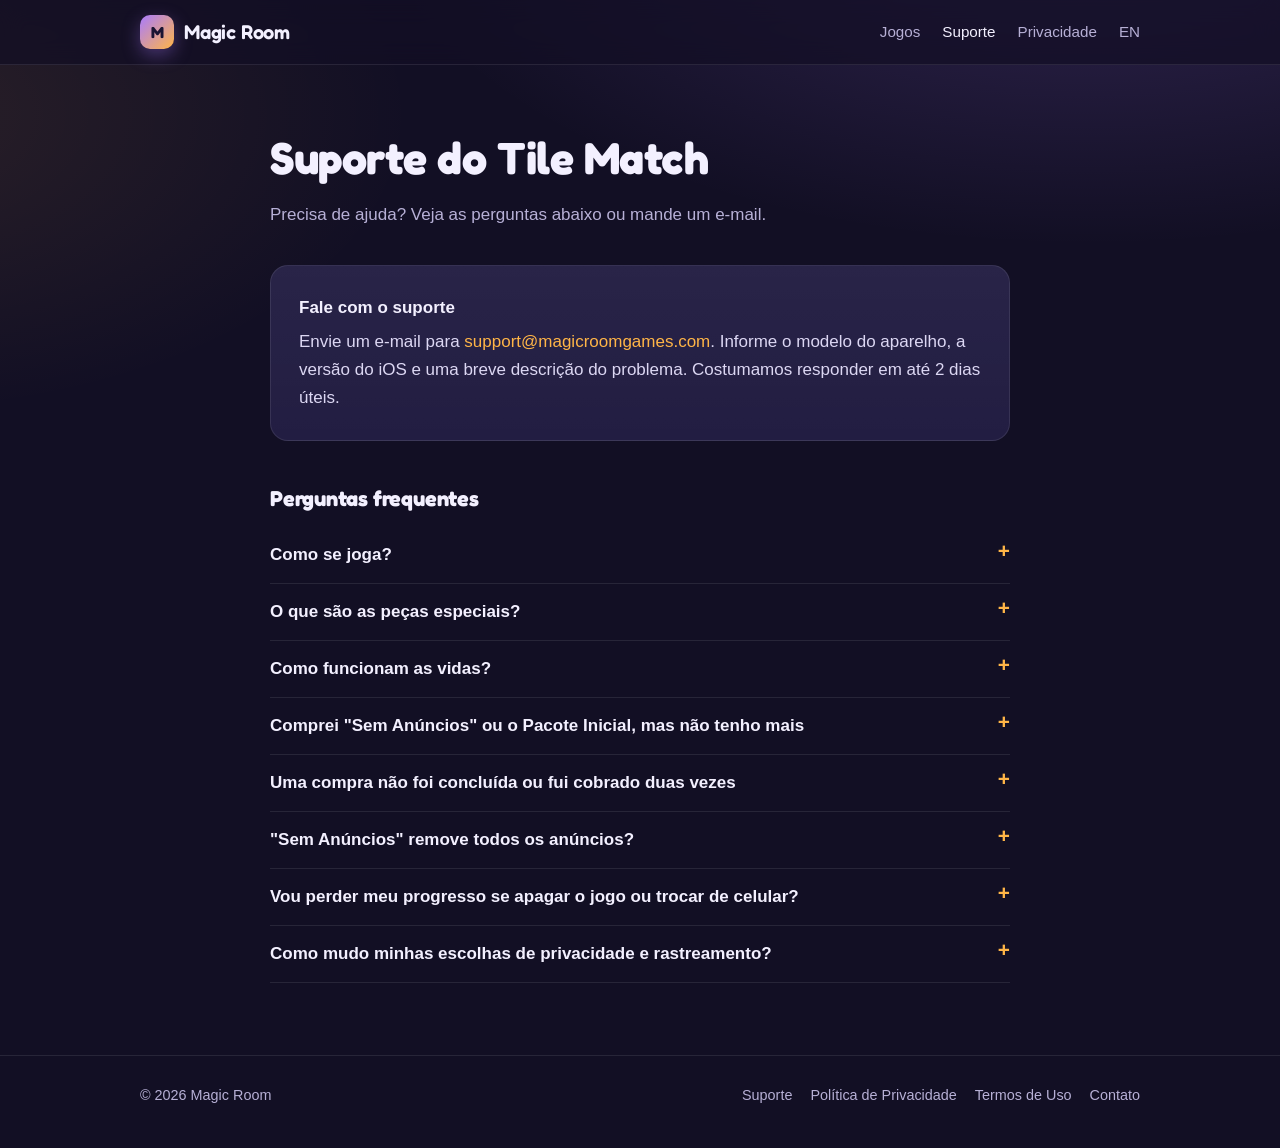
<file: pt/tile-match/index.html>
<!doctype html>
<html lang="pt-BR">
<head>
  <meta charset="utf-8">
  <meta name="viewport" content="width=device-width, initial-scale=1">
  <title>Suporte do Tile Match — Magic Room</title>
  <meta name="description" content="Ajuda e perguntas frequentes sobre o Tile Match, da Magic Room.">
  <link rel="alternate" hreflang="en" href="https://magicroomgames.com/tile-match/">
  <link rel="alternate" hreflang="pt-BR" href="https://magicroomgames.com/pt/tile-match/">
  <link rel="icon" href="/favicon.svg" type="image/svg+xml">
  <link rel="preconnect" href="https://fonts.googleapis.com">
  <link rel="preconnect" href="https://fonts.gstatic.com" crossorigin>
  <link href="https://fonts.googleapis.com/css2?family=Fredoka:wght@500;600;700&display=swap" rel="stylesheet">
  <link rel="stylesheet" href="/styles.css">
</head>
<body>
  <header class="site">
    <div class="wrap">
      <a class="brand" href="/pt/"><span class="brand-mark">M</span>Magic Room</a>
      <nav class="links">
        <a href="/pt/#jogos">Jogos</a>
        <a href="/pt/tile-match/" aria-current="page">Suporte</a>
        <a class="hide-sm" href="/pt/privacidade/">Privacidade</a>
        <a href="/tile-match/" hreflang="en" lang="en">EN</a>
      </nav>
    </div>
  </header>

  <main class="doc">
    <div class="wrap">
      <h1>Suporte do Tile Match</h1>
      <p class="meta">Precisa de ajuda? Veja as perguntas abaixo ou mande um e-mail.</p>

      <div class="card">
        <strong>Fale com o suporte</strong>
        <p style="margin:6px 0 0">Envie um e-mail para <a href="mailto:support@magicroomgames.com?subject=Suporte%20Tile%20Match">support@magicroomgames.com</a>. Informe o modelo do aparelho, a versão do iOS e uma breve descrição do problema. Costumamos responder em até 2 dias úteis.</p>
      </div>

      <h2>Perguntas frequentes</h2>

      <details>
        <summary>Como se joga?</summary>
        <p>Toque em uma peça para levá-la à bandeja na parte de baixo da tela. Três peças iguais na bandeja são combinadas e removidas. Limpe todas as peças do tabuleiro para vencer. Se a bandeja encher antes de você fazer uma combinação, o nível é perdido.</p>
      </details>

      <details>
        <summary>O que são as peças especiais?</summary>
        <p>As peças <strong>misteriosas</strong> só mostram a figura quando você as escolhe. As <strong>caixas</strong> quebram depois que você escolhe outra peça. O <strong>gelo</strong> quebra depois que você escolhe outras três peças. As peças <strong>ligadas</strong> são escolhidas juntas.</p>
      </details>

      <details>
        <summary>Como funcionam as vidas?</summary>
        <p>Você perde uma vida quando não consegue completar um nível. As vidas se recuperam automaticamente com o tempo, até o máximo.</p>
      </details>

      <details>
        <summary>Comprei "Sem Anúncios" ou o Pacote Inicial, mas não tenho mais</summary>
        <p>Abra os ajustes do jogo (<strong>Settings</strong>) e toque em <strong>Restore Purchases</strong> (Restaurar Compras). Confira se você está usando a mesma Conta Apple da compra. Moedas e pacotes de power-ups são consumíveis e não podem ser restaurados.</p>
      </details>

      <details>
        <summary>Uma compra não foi concluída ou fui cobrado duas vezes</summary>
        <p>As compras são processadas pela Apple. Primeiro, tente <strong>Restore Purchases</strong> nos ajustes do jogo. Para reembolsos, acesse <a href="https://reportaproblem.apple.com" rel="noopener">reportaproblem.apple.com</a>. Se ainda precisar de ajuda, mande um e-mail com a data da compra.</p>
      </details>

      <details>
        <summary>"Sem Anúncios" remove todos os anúncios?</summary>
        <p>"Sem Anúncios" remove os anúncios exibidos entre os níveis. Os vídeos premiados opcionais, que você escolhe assistir em troca de um bônus, continuam disponíveis.</p>
      </details>

      <details>
        <summary>Vou perder meu progresso se apagar o jogo ou trocar de celular?</summary>
        <p>O progresso fica salvo no seu aparelho. Apagar o app ou trocar de aparelho sem restaurar um backup vai reiniciar seu progresso. Compras não consumíveis (Sem Anúncios, Pacote Inicial) podem ser recuperadas com <strong>Restore Purchases</strong>.</p>
      </details>

      <details>
        <summary>Como mudo minhas escolhas de privacidade e rastreamento?</summary>
        <p>Você pode permitir ou negar o rastreamento a qualquer momento em <strong>Ajustes do iPhone → Privacidade e Segurança → Rastreamento</strong>. Veja nossa <a href="/pt/privacidade/">Política de Privacidade</a> para saber mais sobre anúncios e dados.</p>
      </details>
    </div>
  </main>

  <footer class="site">
    <div class="wrap">
      <span>© 2026 Magic Room</span>
      <nav>
        <a href="/pt/tile-match/">Suporte</a>
        <a href="/pt/privacidade/">Política de Privacidade</a>
        <a href="/pt/termos/">Termos de Uso</a>
        <a href="mailto:support@magicroomgames.com">Contato</a>
      </nav>
    </div>
  </footer>
</body>
</html>
</file>
<file: styles.css>
:root {
  --bg: #120f24;
  --bg-soft: #1b1736;
  --card: #221d42;
  --text: #f3f0ff;
  --muted: #b7b0d6;
  --accent: #ffb547;
  --accent-2: #a97bff;
  --border: rgba(255, 255, 255, 0.09);
  --radius: 18px;
  --max: 1040px;
}

* { box-sizing: border-box; }

html { -webkit-text-size-adjust: 100%; }

body {
  margin: 0;
  background:
    radial-gradient(1200px 600px at 85% -10%, rgba(169, 123, 255, 0.22), transparent 60%),
    radial-gradient(900px 500px at -10% 10%, rgba(255, 181, 71, 0.10), transparent 60%),
    var(--bg);
  color: var(--text);
  font: 17px/1.65 -apple-system, BlinkMacSystemFont, "Segoe UI", Roboto, "Helvetica Neue", Arial, sans-serif;
  min-height: 100vh;
}

a { color: var(--accent); text-decoration: none; }
a:hover { text-decoration: underline; }

h1, h2, h3, .brand { font-family: "Fredoka", -apple-system, BlinkMacSystemFont, "Segoe UI", sans-serif; letter-spacing: -0.01em; }

.wrap { max-width: var(--max); margin: 0 auto; padding: 0 20px; }

/* Header */
header.site {
  position: sticky; top: 0; z-index: 10;
  backdrop-filter: blur(12px); -webkit-backdrop-filter: blur(12px);
  background: rgba(18, 15, 36, 0.72);
  border-bottom: 1px solid var(--border);
}
header.site .wrap { display: flex; align-items: center; justify-content: space-between; height: 64px; gap: 16px; }
.brand { display: flex; align-items: center; gap: 10px; color: var(--text); font-size: 1.25rem; font-weight: 600; }
.brand:hover { text-decoration: none; }
.brand-mark {
  width: 34px; height: 34px; border-radius: 10px; flex: none;
  background: linear-gradient(135deg, var(--accent-2), var(--accent));
  display: grid; place-items: center; color: #1a1433; font-weight: 700; font-size: 1rem;
  box-shadow: 0 6px 18px rgba(169, 123, 255, 0.35);
}
nav.links { display: flex; gap: 22px; font-size: 0.95rem; }
nav.links a { color: var(--muted); }
nav.links a:hover, nav.links a[aria-current="page"] { color: var(--text); text-decoration: none; }

/* Hero */
.hero { padding: 96px 0 72px; text-align: center; }
.hero h1 { font-size: clamp(2.3rem, 6vw, 3.8rem); line-height: 1.08; margin: 0 0 18px; font-weight: 700; }
.hero h1 .glow { background: linear-gradient(90deg, var(--accent-2), var(--accent)); -webkit-background-clip: text; background-clip: text; color: transparent; }
.hero p { color: var(--muted); font-size: 1.15rem; max-width: 620px; margin: 0 auto; }

/* Sections & cards */
section { padding: 32px 0 56px; }
section > .wrap > h2 { font-size: 1.7rem; margin: 0 0 22px; }

.card {
  background: linear-gradient(180deg, rgba(255,255,255,0.03), transparent), var(--card);
  border: 1px solid var(--border);
  border-radius: var(--radius);
  padding: 28px;
}

.game { display: grid; grid-template-columns: 120px 1fr; gap: 26px; align-items: center; }
.game-icon {
  width: 120px; height: 120px; border-radius: 28px;
  background: linear-gradient(140deg, #ffd27a, #ff9b5c 55%, #a97bff);
  display: grid; grid-template-columns: repeat(3, 1fr); gap: 6px; padding: 18px;
  box-shadow: 0 12px 30px rgba(0,0,0,0.35);
}
.game-icon span { background: rgba(255,255,255,0.92); border-radius: 7px; box-shadow: 0 2px 0 rgba(0,0,0,0.12); }
.game-icon span:nth-child(3n+2) { background: #fff3d6; }
.game h3 { margin: 0 0 6px; font-size: 1.5rem; }
.game p { margin: 0 0 14px; color: var(--muted); }

.badge {
  display: inline-block; font-size: 0.78rem; font-weight: 600; letter-spacing: 0.04em; text-transform: uppercase;
  color: #1a1433; background: var(--accent); border-radius: 999px; padding: 3px 10px; margin-bottom: 10px;
}
.btn-row { display: flex; flex-wrap: wrap; gap: 10px; }
.btn {
  display: inline-block; padding: 10px 18px; border-radius: 999px; font-weight: 600; font-size: 0.95rem;
  border: 1px solid var(--border); color: var(--text); background: rgba(255,255,255,0.05);
}
.btn:hover { text-decoration: none; background: rgba(255,255,255,0.1); }
.btn.primary { background: var(--accent); color: #1a1433; border-color: transparent; }
.btn.primary:hover { background: #ffc46d; }

/* Long-form pages */
.doc { padding: 56px 0 72px; }
.doc .wrap { max-width: 780px; }
.doc h1 { font-size: clamp(2rem, 5vw, 2.8rem); margin: 0 0 6px; }
.doc .meta { color: var(--muted); margin: 0 0 36px; }
.doc h2 { font-size: 1.35rem; margin: 40px 0 10px; }
.doc h3 { font-size: 1.08rem; margin: 26px 0 6px; }
.doc p, .doc li { color: #dcd7f3; }
.doc ul { padding-left: 22px; }
.doc li { margin: 6px 0; }
.doc .card { margin: 18px 0; }

details { border-bottom: 1px solid var(--border); padding: 14px 0; }
details summary { cursor: pointer; font-weight: 600; list-style: none; display: flex; justify-content: space-between; gap: 12px; }
details summary::-webkit-details-marker { display: none; }
details summary::after { content: "+"; color: var(--accent); font-size: 1.3rem; line-height: 1; }
details[open] summary::after { content: "–"; }
details p { margin: 10px 0 0; }

/* Footer */
footer.site { border-top: 1px solid var(--border); padding: 28px 0 40px; color: var(--muted); font-size: 0.9rem; }
footer.site .wrap { display: flex; flex-wrap: wrap; gap: 12px 24px; justify-content: space-between; }
footer.site nav { display: flex; flex-wrap: wrap; gap: 18px; }
footer.site a { color: var(--muted); }
footer.site a:hover { color: var(--text); }

@media (max-width: 640px) {
  body { font-size: 16px; }
  nav.links { gap: 14px; font-size: 0.9rem; }
  nav.links .hide-sm { display: none; }
  .hero { padding: 64px 0 48px; }
  .game { grid-template-columns: 1fr; text-align: left; }
  .game-icon { width: 96px; height: 96px; border-radius: 22px; padding: 14px; gap: 5px; }
  .card { padding: 22px; }
}
</file>
